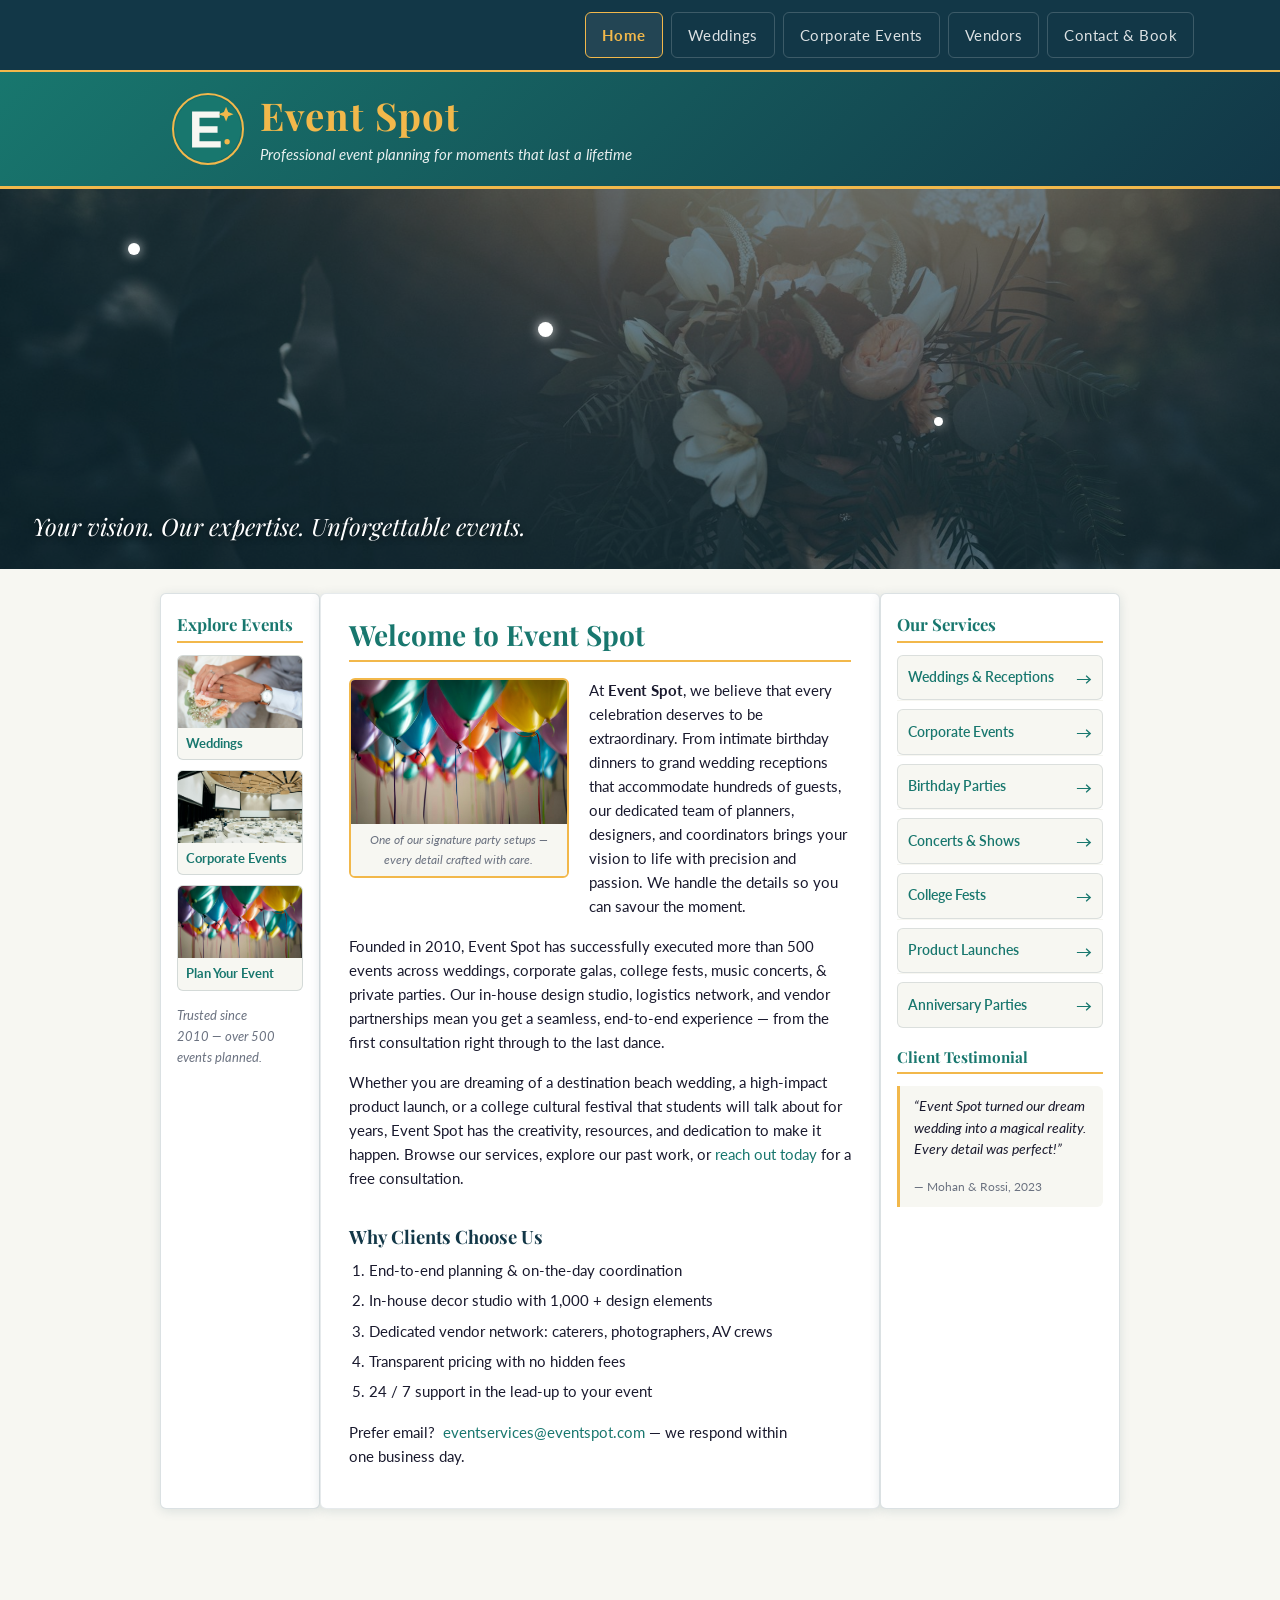
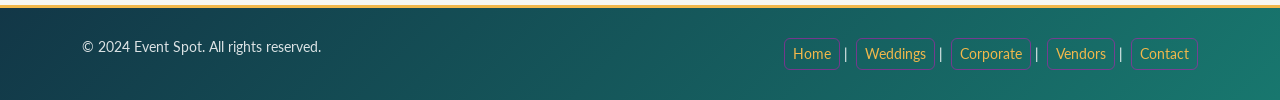
<file: index.html>
<!DOCTYPE html>
<html lang="en">

<head>
  <meta charset="UTF-8" />
  <meta name="viewport" content="width=device-width, initial-scale=1.0" />
  <meta name="description" content="Event Spot – Professional event management for weddings, corporate events, birthday parties, concerts, and college fests." />
  <link rel="icon" type="image/svg+xml" href="images/event-spot-mark.svg" />
  <title>Event Spot | Home – Planning Moments That Last a Lifetime</title>

  <link rel="preconnect" href="https://fonts.googleapis.com" />
  <link rel="preconnect" href="https://fonts.gstatic.com" crossorigin />
  <link href="https://fonts.googleapis.com/css2?family=Playfair+Display:wght@400;700&family=Lato:wght@300;400;700&display=swap" rel="stylesheet" />

  <link rel="stylesheet" href="https://cdn.jsdelivr.net/npm/bootstrap@5.3.2/dist/css/bootstrap.min.css" />
  <link rel="stylesheet" href="styles/normalize.css" />
  <link rel="stylesheet" href="styles/main.css" />
</head>

<body>

  <!-- Site header -->
  <header class="site-header">
    <div class="container site-header__inner">
      <div class="site-header__brand">
        <img src="images/event-spot-mark.svg"
             alt="Event Spot company logo"
             class="site-header__logo" />
        <div class="site-header__text">
          <h1 class="site-header__company-name">Event&nbsp;Spot</h1>
          <p class="site-header__tagline">Professional event planning for moments that last a&nbsp;lifetime</p>
        </div>
      </div>
    </div>
  </header>

  <!-- Main navigation -->
  <nav class="navbar navbar-expand-md navbar-dark site-nav" aria-label="Main navigation">
    <div class="container">
      <button class="navbar-toggler"
              type="button"
              data-bs-toggle="collapse"
              data-bs-target="#mainNavbar"
              aria-controls="mainNavbar"
              aria-expanded="false"
              aria-label="Toggle navigation">
        <span class="navbar-toggler-icon"></span>
      </button>

      <div class="collapse navbar-collapse" id="mainNavbar">
        <ul class="navbar-nav ms-auto">
          <li class="nav-item">
            <a class="nav-link active" aria-current="page" href="index.html">Home</a>
          </li>
          <li class="nav-item">
            <a class="nav-link" href="weddings.html">Weddings</a>
          </li>
          <li class="nav-item">
            <a class="nav-link" href="corporate-events.html">Corporate Events</a>
          </li>
          <li class="nav-item">
            <a class="nav-link" href="vendors.html">Vendors</a>
          </li>
          <li class="nav-item">
            <a class="nav-link" href="contact.html">Contact &amp; Book</a>
          </li>
        </ul>
      </div>
    </div>
  </nav>

  <!-- Hero banner -->
  <div class="hero-banner">
    <img src="images/home-hero.jpg"
         alt="Beautifully decorated outdoor event venue with fairy lights and floral arrangements"
         class="hero-banner__img" />
    <div class="hero-banner__overlay">
      <span class="hero-ball hero-ball--one" aria-hidden="true"></span>
      <span class="hero-ball hero-ball--two" aria-hidden="true"></span>
      <span class="hero-ball hero-ball--three" aria-hidden="true"></span>
      <p class="hero-banner__slogan">Your vision. Our expertise. Unforgettable events.</p>
    </div>
  </div>

  <!-- Main content -->
  <div class="container page-wrapper">
    <div class="row">

      <aside class="col-md-2 sidebar sidebar--left" aria-label="Explore our events">
        <h2 class="sidebar__heading">Explore Events</h2>
        <div class="sidebar__image-links">
          <a class="sidebar__image-link" href="weddings.html">
            <img src="images/carousel-1.jpg" alt="" />
            <span>Weddings</span>
          </a>
          <a class="sidebar__image-link" href="corporate-events.html">
            <img src="images/conference-hall.jpg" alt="" />
            <span>Corporate Events</span>
          </a>
          <a class="sidebar__image-link" href="contact.html#booking-enquiry">
            <img src="images/party-decor.jpg" alt="" />
            <span>Plan Your Event</span>
          </a>
        </div>

        <p class="sidebar__note">
          Trusted since 2010&nbsp;&mdash;&nbsp;over 500 events planned.
        </p>
      </aside>

      <section class="col-md-7 main-content" aria-label="Company introduction">

        <h2 class="main-content__heading">Welcome to Event&nbsp;Spot</h2>

        <div class="clearfix">
          <figure class="float-img-left">
            <img src="images/party-decor.jpg"
                 alt="Lavishly decorated party hall with balloon archway and round tables"
                 class="img-fluid float-img-left__img" />
            <figcaption class="float-img-left__caption">
              One of our signature party&nbsp;setups&nbsp;&mdash; every detail crafted with care.
            </figcaption>
          </figure>

          <p>
            At <strong>Event Spot</strong>, we believe that every celebration deserves to be extraordinary.
            From intimate birthday dinners to grand wedding receptions that accommodate hundreds of guests,
            our dedicated team of planners, designers, and coordinators brings your vision to life with
            precision and passion. We handle the details so you can savour the&nbsp;moment.
          </p>

          <p>
            Founded in 2010, Event Spot has successfully executed more than 500 events across weddings,
            corporate galas, college fests, music concerts, &amp; private parties. Our in-house design
            studio, logistics network, and vendor partnerships mean you get a seamless, end-to-end
            experience &mdash; from the first consultation right through to the last dance.
          </p>

          <p>
            Whether you are dreaming of a destination beach wedding, a high-impact product launch, or
            a college cultural festival that students will talk about for years, Event Spot has the
            creativity, resources, and dedication to make it happen. Browse our services, explore
            our past work, or <a href="contact.html">reach out today</a> for a free&nbsp;consultation.
          </p>
        </div>

        <h3 class="main-content__subheading">Why Clients Choose Us</h3>
        <ol class="main-content__list">
          <li>End-to-end planning &amp; on-the-day coordination</li>
          <li>In-house decor studio with 1,000&nbsp;+ design elements</li>
          <li>Dedicated vendor network: caterers, photographers, AV crews</li>
          <li>Transparent pricing with no hidden fees</li>
          <li>24&nbsp;/ 7 support in the lead-up to your event</li>
        </ol>

        <p>
          Prefer email?&nbsp;
          <a href="mailto:hello@eventspot.com">eventservices@eventspot.com</a>
          &mdash; we respond within one&nbsp;business&nbsp;day.
        </p>

      </section>

      <aside class="col-md-3 sidebar sidebar--right" aria-label="Our services">
        <h2 class="sidebar__heading">Our Services</h2>
        <ul class="sidebar__list sidebar__list--services">
          <li><a href="weddings.html">Weddings &amp; Receptions</a></li>
          <li><a href="corporate-events.html">Corporate Events</a></li>
          <li><a href="contact.html#booking-enquiry">Birthday Parties</a></li>
          <li><a href="contact.html#booking-enquiry">Concerts &amp; Shows</a></li>
          <li><a href="contact.html#booking-enquiry">College Fests</a></li>
          <li><a href="contact.html#booking-enquiry">Product Launches</a></li>
          <li><a href="contact.html#booking-enquiry">Anniversary Parties</a></li>
        </ul>

        <h3 class="sidebar__heading sidebar__heading--secondary">Client&nbsp;Testimonial</h3>
        <blockquote class="sidebar__testimonial">
          <p>
            &ldquo;Event Spot turned our dream wedding into a magical reality.
            Every detail was&nbsp;perfect!&rdquo;
          </p>
          <footer>&mdash; Mohan &amp;&nbsp;Rossi, 2023</footer>
        </blockquote>
      </aside>

    </div>
  </div>

  <!-- Footer -->
  <footer class="site-footer">
    <div class="container">
      <div class="row">
        <div class="col-md-6">
          <p class="site-footer__copy">
            &copy; 2024 Event&nbsp;Spot. All rights&nbsp;reserved.
          </p>
        </div>
        <div class="col-md-6 text-md-end">
          <p class="site-footer__links">
            <a href="index.html">Home</a>&nbsp;|&nbsp;
            <a href="weddings.html">Weddings</a>&nbsp;|&nbsp;
            <a href="corporate-events.html">Corporate</a>&nbsp;|&nbsp;
            <a href="vendors.html">Vendors</a>&nbsp;|&nbsp;
            <a href="contact.html">Contact</a>
          </p>
        </div>
      </div>
    </div>
  </footer>

  <script src="https://cdn.jsdelivr.net/npm/bootstrap@5.3.2/dist/js/bootstrap.bundle.min.js"></script>

</body>
</html>
</file>
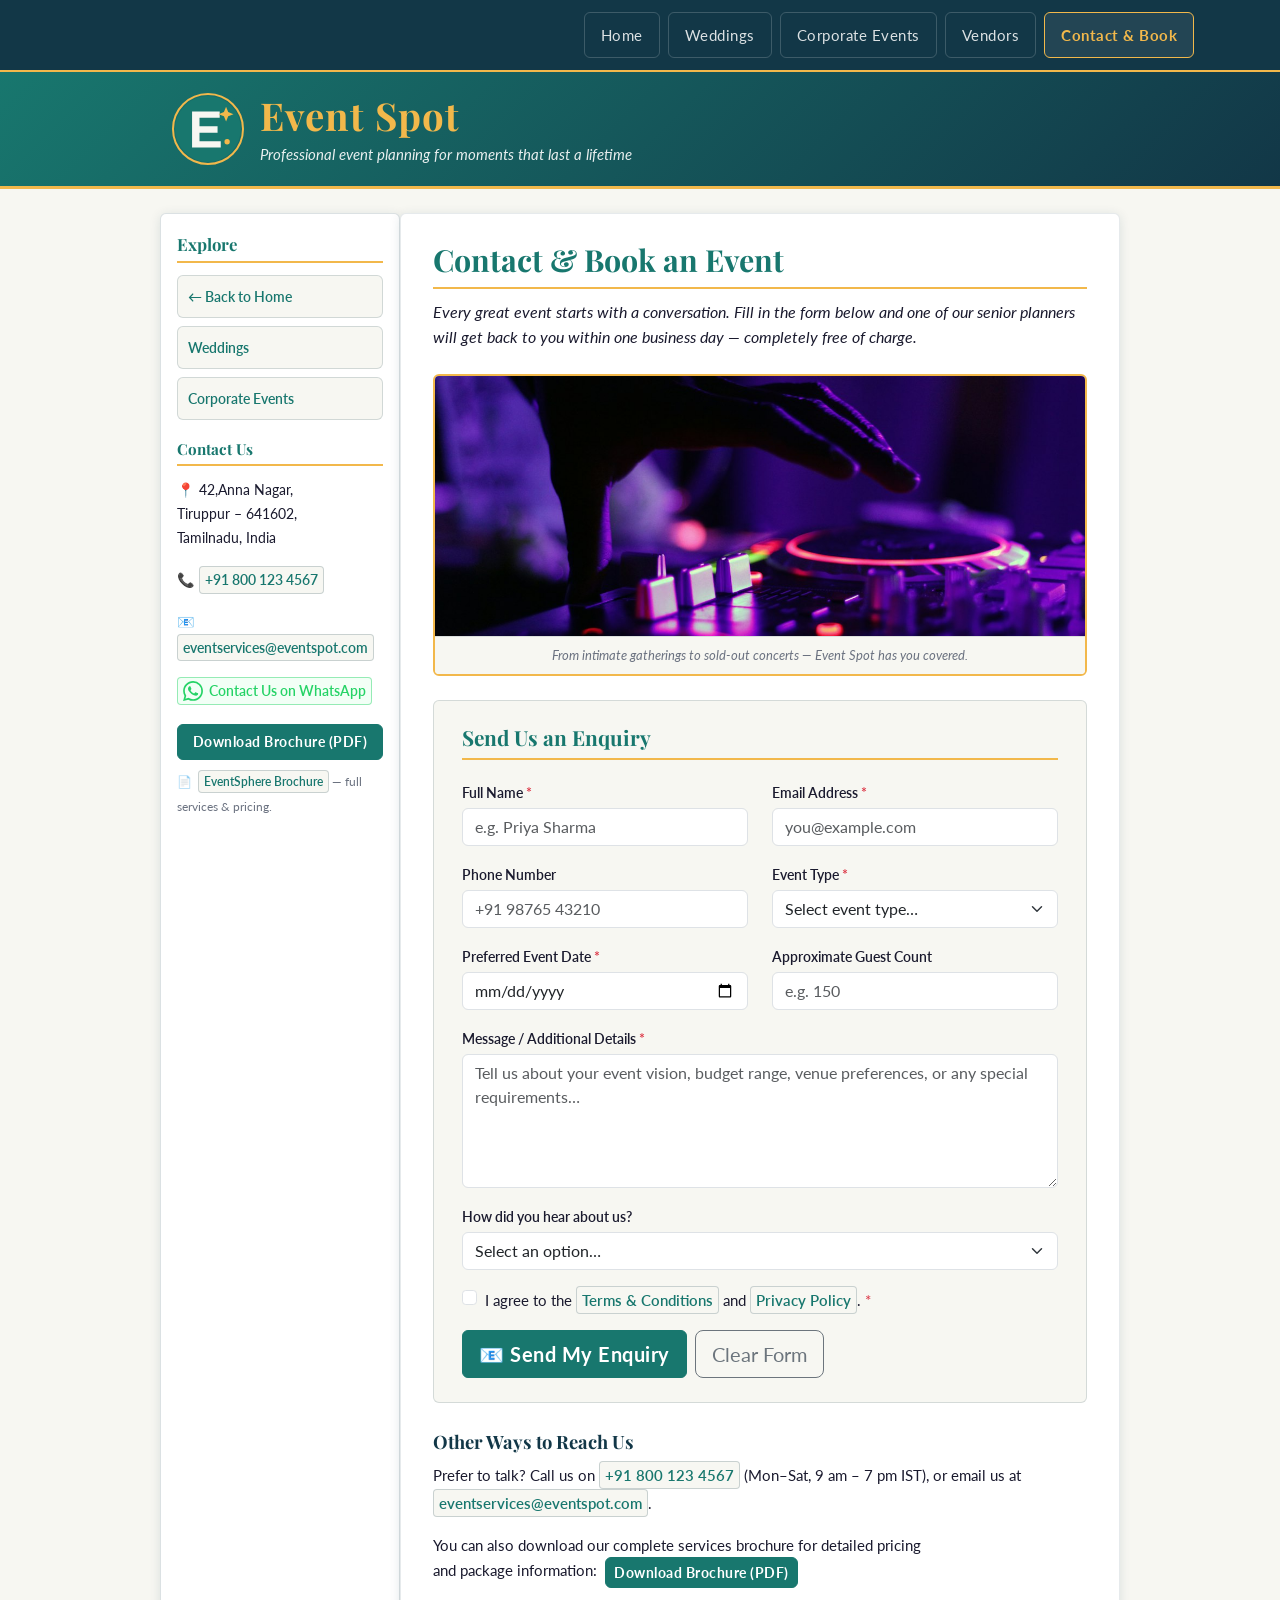
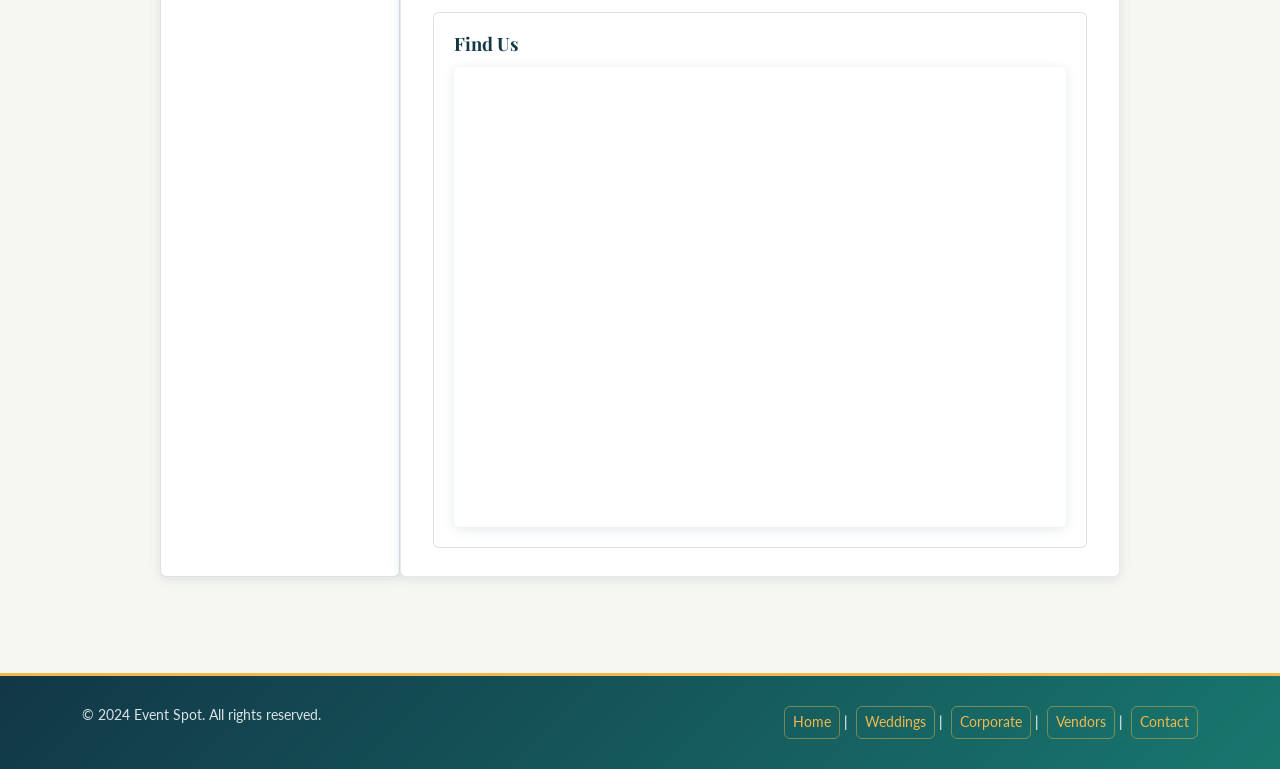
<file: contact.html>
<!DOCTYPE html>
<html lang="en">

<head>
  <meta charset="UTF-8" />
  <meta name="viewport" content="width=device-width, initial-scale=1.0" />
  <meta name="description" content="Contact Event Spot to book your wedding, corporate event, or party – get a free consultation today." />
  <link rel="icon" type="image/svg+xml" href="images/event-spot-mark.svg" />
  <title>Event Spot | Contact &amp; Book – Get in Touch</title>

  <link rel="preconnect" href="https://fonts.googleapis.com" />
  <link rel="preconnect" href="https://fonts.gstatic.com" crossorigin />
  <link href="https://fonts.googleapis.com/css2?family=Playfair+Display:wght@400;700&family=Lato:wght@300;400;700&display=swap" rel="stylesheet" />

  <link rel="stylesheet" href="https://cdn.jsdelivr.net/npm/bootstrap@5.3.2/dist/css/bootstrap.min.css" />
  <link rel="stylesheet" href="styles/normalize.css" />
  <link rel="stylesheet" href="styles/content.css" />
</head>

<body>

  <!-- Header -->
  <header class="site-header">
    <div class="container site-header__inner">
      <div class="site-header__brand">
        <img src="images/event-spot-mark.svg"
             alt="Event Spot company logo"
             class="site-header__logo" />
        <div class="site-header__text">
          <h1 class="site-header__company-name">Event&nbsp;Spot</h1>
          <p class="site-header__tagline">Professional event planning for moments that last a&nbsp;lifetime</p>
        </div>
      </div>
    </div>
  </header>

  <!-- Main navigation -->
  <nav class="navbar navbar-expand-md navbar-dark site-nav" aria-label="Main navigation">
    <div class="container">
      <button class="navbar-toggler"
              type="button"
              data-bs-toggle="collapse"
              data-bs-target="#mainNavbar"
              aria-controls="mainNavbar"
              aria-expanded="false"
              aria-label="Toggle navigation">
        <span class="navbar-toggler-icon"></span>
      </button>

      <div class="collapse navbar-collapse" id="mainNavbar">
        <ul class="navbar-nav ms-auto">
          <li class="nav-item">
            <a class="nav-link" href="index.html">Home</a>
          </li>
          <li class="nav-item">
            <a class="nav-link" href="weddings.html">Weddings</a>
          </li>
          <li class="nav-item">
            <a class="nav-link" href="corporate-events.html">Corporate Events</a>
          </li>
          <li class="nav-item">
            <a class="nav-link" href="vendors.html">Vendors</a>
          </li>
          <li class="nav-item">
            <a class="nav-link active" aria-current="page" href="contact.html">Contact &amp; Book</a>
          </li>
        </ul>
      </div>
    </div>
  </nav>

  <!-- Contact and booking -->
  <div class="container page-wrapper">
    <div class="row">

      <aside class="col-md-3 content-sidebar" aria-label="Page navigation">
        <h2 class="content-sidebar__heading">Explore</h2>
        <ul class="content-sidebar__list">
          <li><a href="index.html">&#8592; Back to Home</a></li>
          <li><a href="weddings.html">Weddings</a></li>
          <li><a href="corporate-events.html">Corporate Events</a></li>
        </ul>

        <!-- Contact details -->
        <h3 class="content-sidebar__heading content-sidebar__heading--sub">Contact&nbsp;Us</h3>
        <address class="content-sidebar__address">
          <p>
            &#128205;&nbsp;42,Anna Nagar,<br />
            Tiruppur – 641602,<br />
            Tamilnadu, India
          </p>
          <p>
            &#128222;&nbsp;<a href="tel:+918001234567">+91 800 123 4567</a>
          </p>
          <p>
            &#128231;&nbsp;
            <a href="mailto:hello@eventspot.com?subject=Event%20Enquiry">eventservices@eventspot.com</a>
          </p>
          <p>
            <a href="https://wa.me/918667552467?text=Can%20I%20get%20more%20info%3F"
               target="_blank"
               rel="noopener noreferrer"
               class="whatsapp-link"
               aria-label="Contact Us on WhatsApp (opens in a new tab)">
              <svg class="whatsapp-link__icon"
                   viewBox="0 0 24 24"
                   width="20"
                   height="20"
                   aria-hidden="true"
                   focusable="false"
                   xmlns="http://www.w3.org/2000/svg">
                <path fill="currentColor" d="M20.52 3.48A11.82 11.82 0 0 0 12.04 0C5.48 0 .15 5.33.15 11.89c0 2.1.55 4.15 1.59 5.96L.08 24l6.28-1.65a11.9 11.9 0 0 0 5.68 1.45h.01c6.56 0 11.89-5.33 11.89-11.89 0-3.18-1.24-6.16-3.42-8.43ZM12.04 21.8h-.01a9.86 9.86 0 0 1-5.03-1.38l-.36-.21-3.73.98 1-3.64-.24-.37a9.82 9.82 0 0 1-1.51-5.29c0-5.44 4.43-9.87 9.88-9.87 2.64 0 5.12 1.03 6.99 2.89a9.8 9.8 0 0 1 2.89 6.99c0 5.44-4.43 9.87-9.88 9.87Zm5.42-7.39c-.3-.15-1.76-.87-2.03-.97-.27-.1-.47-.15-.67.15-.2.3-.77.97-.94 1.17-.17.2-.35.22-.65.07-.3-.15-1.25-.46-2.38-1.47-.88-.79-1.47-1.76-1.64-2.06-.17-.3-.02-.46.13-.61.13-.13.3-.35.45-.52.15-.17.2-.3.3-.5.1-.2.05-.37-.02-.52-.07-.15-.67-1.61-.92-2.21-.24-.58-.49-.5-.67-.51h-.57c-.2 0-.52.07-.79.37-.27.3-1.04 1.02-1.04 2.48s1.07 2.88 1.22 3.08c.15.2 2.1 3.21 5.09 4.5.71.31 1.27.49 1.71.63.72.23 1.37.2 1.89.12.58-.09 1.76-.72 2.01-1.42.25-.7.25-1.29.17-1.42-.07-.12-.27-.2-.57-.35Z"/>
              </svg>
              Contact Us on WhatsApp
            </a>
          </p>
        </address>

        <!-- Download the brochure -->
        <div class="content-sidebar__cta mt-3">
          <a href="media/EventSphere-Brochure.pdf"
             target="_blank"
             download="EventSpot-Brochure.pdf"
             class="btn btn-primary w-100">
            Download Brochure (PDF)
          </a>
        </div>
        <p class="content-sidebar__pdf-note mt-2">
          <small>
            &#128196;&nbsp;
            <a href="media/EventSphere-Brochure.pdf" target="_blank" download="EventSpot-Brochure.pdf">
              EventSphere&nbsp;Brochure
            </a>
            &mdash; full services &amp; pricing.
          </small>
        </p>
      </aside>

      <main class="col-md-9 content-main" aria-label="Contact and booking form">

        <h2 class="content-main__heading">Contact &amp; Book an Event</h2>
        <p class="content-main__intro">
          Every great event starts with a conversation. Fill in the form below and one of our
          senior planners will get back to you within one&nbsp;business&nbsp;day&nbsp;&mdash;
          completely free of&nbsp;charge.
        </p>

        <!-- Event photo -->
        <figure class="content-figure">
          <img src="images/concert.jpg"
               alt="Large outdoor concert with colourful stage lighting and an enthusiastic crowd"
               class="img-fluid content-figure__img" />
          <figcaption class="content-figure__caption">
            From intimate gatherings to sold-out concerts &mdash; Event&nbsp;Spot has you&nbsp;covered.
          </figcaption>
        </figure>

        <!-- Booking form -->
        <section class="contact-form-section" id="booking-enquiry" aria-label="Booking enquiry form">
          <h3 class="contact-form-section__heading">Send Us an&nbsp;Enquiry</h3>

          <form action="#" method="post" class="contact-form" aria-label="Booking enquiry">

            <!-- Name and email -->
            <div class="row">

              <div class="col-md-6 mb-3">
                <label for="contactName" class="form-label">
                  Full Name <span class="text-danger" aria-hidden="true">*</span>
                </label>
                <input type="text"
                       class="form-control"
                       id="contactName"
                       name="full_name"
                       placeholder="e.g. Priya Sharma"
                       required
                       aria-required="true" />
                <div class="invalid-feedback">Please enter your full name.</div>
              </div>

              <div class="col-md-6 mb-3">
                <label for="contactEmail" class="form-label">
                  Email Address <span class="text-danger" aria-hidden="true">*</span>
                </label>
                <input type="email"
                       class="form-control"
                       id="contactEmail"
                       name="email"
                       placeholder="you@example.com"
                       required
                       aria-required="true" />
                <div class="invalid-feedback">Please enter a valid email address.</div>
              </div>

            </div>

            <!-- Phone and event type -->
            <div class="row">

              <div class="col-md-6 mb-3">
                <label for="contactPhone" class="form-label">Phone Number</label>
                <input type="tel"
                       class="form-control"
                       id="contactPhone"
                       name="phone"
                       placeholder="+91 98765 43210" />
              </div>

              <div class="col-md-6 mb-3">
                <label for="eventType" class="form-label">
                  Event Type <span class="text-danger" aria-hidden="true">*</span>
                </label>
                <select class="form-select"
                        id="eventType"
                        name="event_type"
                        required
                        aria-required="true">
                  <option value="" disabled selected>Select event type&hellip;</option>
                  <option value="wedding">Wedding &amp; Reception</option>
                  <option value="corporate">Corporate Event</option>
                  <option value="birthday">Birthday Party</option>
                  <option value="concert">Concert &amp; Show</option>
                  <option value="college-fest">College Fest</option>
                  <option value="product-launch">Product Launch</option>
                  <option value="other">Other</option>
                </select>
                <div class="invalid-feedback">Please select an event type.</div>
              </div>

            </div>

            <!-- Date and guest count -->
            <div class="row">

              <div class="col-md-6 mb-3">
                <label for="eventDate" class="form-label">
                  Preferred Event Date <span class="text-danger" aria-hidden="true">*</span>
                </label>
                <input type="date"
                       class="form-control"
                       id="eventDate"
                       name="event_date"
                       required
                       aria-required="true" />
                <div class="invalid-feedback">Please select a preferred date.</div>
              </div>

              <div class="col-md-6 mb-3">
                <label for="guestCount" class="form-label">Approximate Guest Count</label>
                <input type="number"
                       class="form-control"
                       id="guestCount"
                       name="guest_count"
                       min="1"
                       max="10000"
                       placeholder="e.g. 150" />
              </div>

            </div>

            <!-- Event details -->
            <div class="mb-3">
              <label for="contactMessage" class="form-label">
                Message / Additional Details <span class="text-danger" aria-hidden="true">*</span>
              </label>
              <textarea class="form-control"
                        id="contactMessage"
                        name="message"
                        rows="5"
                        placeholder="Tell us about your event vision, budget range, venue preferences, or any special requirements&hellip;"
                        required
                        aria-required="true"></textarea>
              <div class="invalid-feedback">Please provide some details about your event.</div>
            </div>

            <!-- Referral source -->
            <div class="mb-3">
              <label for="referralSource" class="form-label">How did you hear about us?</label>
              <select class="form-select" id="referralSource" name="referral_source">
                <option value="" disabled selected>Select an option&hellip;</option>
                <option value="google">Google Search</option>
                <option value="social-media">Social Media</option>
                <option value="friend">Friend / Family Referral</option>
                <option value="past-client">Past Client</option>
                <option value="brochure">Brochure / Print Ad</option>
                <option value="other">Other</option>
              </select>
            </div>

            <!-- Terms and consent -->
            <div class="mb-3 form-check">
              <input type="checkbox"
                     class="form-check-input"
                     id="termsCheck"
                     name="terms_agreed"
                     required
                     aria-required="true" />
              <label class="form-check-label" for="termsCheck">
                I agree to the
                <a href="#" aria-label="Terms and Conditions (opens in same tab)">Terms &amp; Conditions</a>
                and
                <a href="#" aria-label="Privacy Policy (opens in same tab)">Privacy&nbsp;Policy</a>.
                <span class="text-danger" aria-hidden="true">*</span>
              </label>
              <div class="invalid-feedback">You must agree before submitting.</div>
            </div>

            <!-- Form actions -->
            <div class="d-grid gap-2 d-md-flex">
              <button type="submit" class="btn btn-primary btn-lg contact-form__submit">
                &#128231;&nbsp;Send My Enquiry
              </button>
              <button type="reset" class="btn btn-outline-secondary btn-lg">
                Clear Form
              </button>
            </div>

          </form>
        </section>

        <!-- Other ways to reach us -->
        <section class="contact-info mt-4" aria-label="Additional contact information">
          <h3 class="contact-info__heading">Other Ways to Reach&nbsp;Us</h3>
          <p>
            Prefer to talk? Call us on
            <a href="tel:+918001234567">+91&nbsp;800&nbsp;123&nbsp;4567</a>
            (Mon&ndash;Sat,&nbsp;9&nbsp;am&nbsp;&ndash;&nbsp;7&nbsp;pm&nbsp;IST),
            or email us at
            <a href="mailto:hello@eventspot.com">eventservices@eventspot.com</a>.
          </p>
          <p>
            You can also download our complete services brochure for detailed pricing
            and&nbsp;package&nbsp;information:&nbsp;
            <!-- Download the brochure -->
            <a href="media/EventSphere-Brochure.pdf"
               target="_blank"
               download="EventSpot-Brochure.pdf"
               class="btn btn-primary btn-sm">
              Download Brochure (PDF)
            </a>
          </p>
        </section>

        <!-- Google Map -->
        <section class="contact-map mt-4" aria-label="Event Spot location map">
          <h3 class="contact-map__heading">Find Us</h3>
          <div class="contact-map__frame">
            <iframe src="https://www.google.com/maps/embed?pb=!1m18!1m12!1m3!1d1561925.799731204!2d76.3220238927249!3d12.148325848115656!2m3!1f0!2f0!3f0!3m2!1i1024!2i768!4f13.1!3m3!1m2!1s0x3bae15442b657a6b%3A0x616fa3efed497ff1!2sThe%20Event%20Spot!5e0!3m2!1sen!2sin!4v1795420952952!5m2!1sen!2sin"
                    width="600"
                    height="450"
                    style="border:0;"
                    allowfullscreen=""
                    loading="lazy"
                    referrerpolicy="strict-origin-when-cross-origin"
                    title="Event Spot location on Google Maps">
            </iframe>
          </div>
        </section>

      </main>

    </div>
  </div>

  <!-- Footer -->
  <footer class="site-footer">
    <div class="container">
      <div class="row">
        <div class="col-md-6">
          <p class="site-footer__copy">
            &copy; 2024 Event&nbsp;Spot. All rights&nbsp;reserved.
          </p>
        </div>
        <div class="col-md-6 text-md-end">
          <p class="site-footer__links">
            <a href="index.html">Home</a>&nbsp;|&nbsp;
            <a href="weddings.html">Weddings</a>&nbsp;|&nbsp;
            <a href="corporate-events.html">Corporate</a>&nbsp;|&nbsp;
            <a href="vendors.html">Vendors</a>&nbsp;|&nbsp;
            <a href="contact.html">Contact</a>
          </p>
        </div>
      </div>
    </div>
  </footer>

  <script src="https://cdn.jsdelivr.net/npm/bootstrap@5.3.2/dist/js/bootstrap.bundle.min.js"></script>

</body>
</html>
</file>
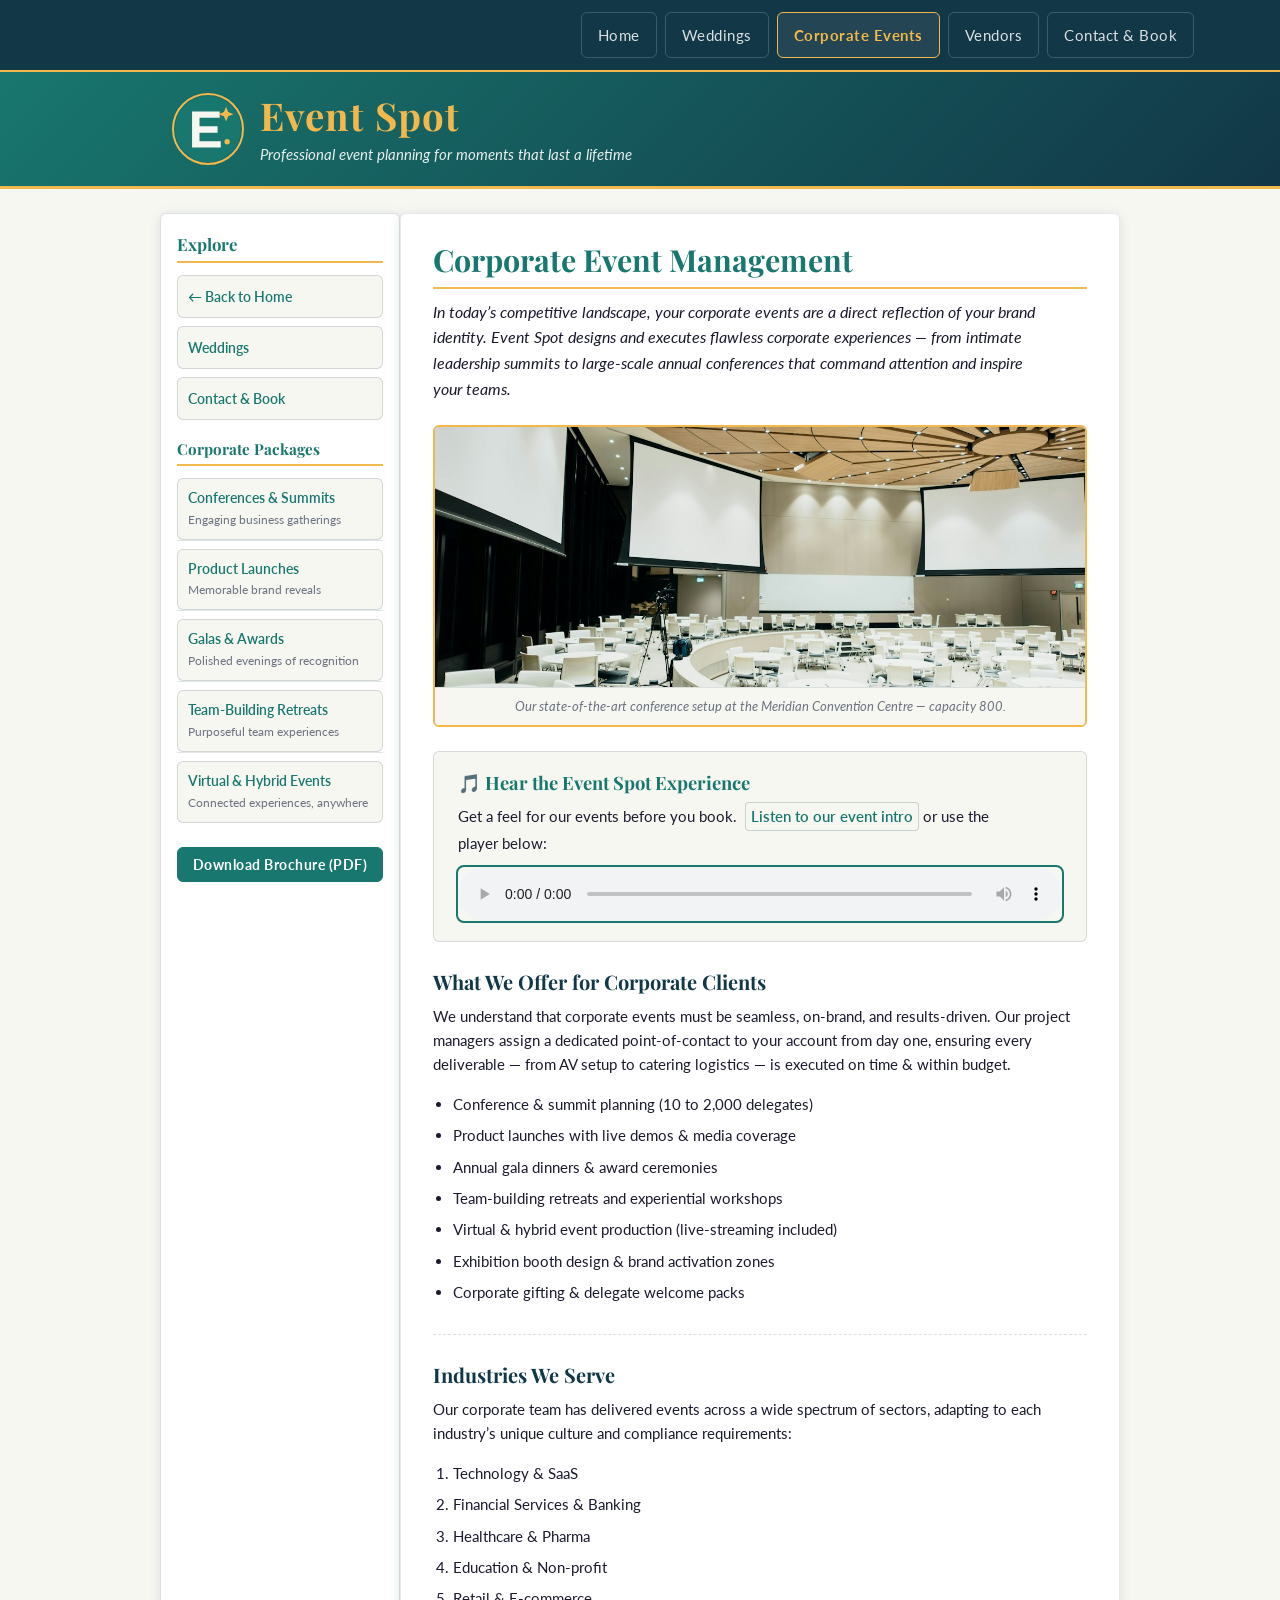
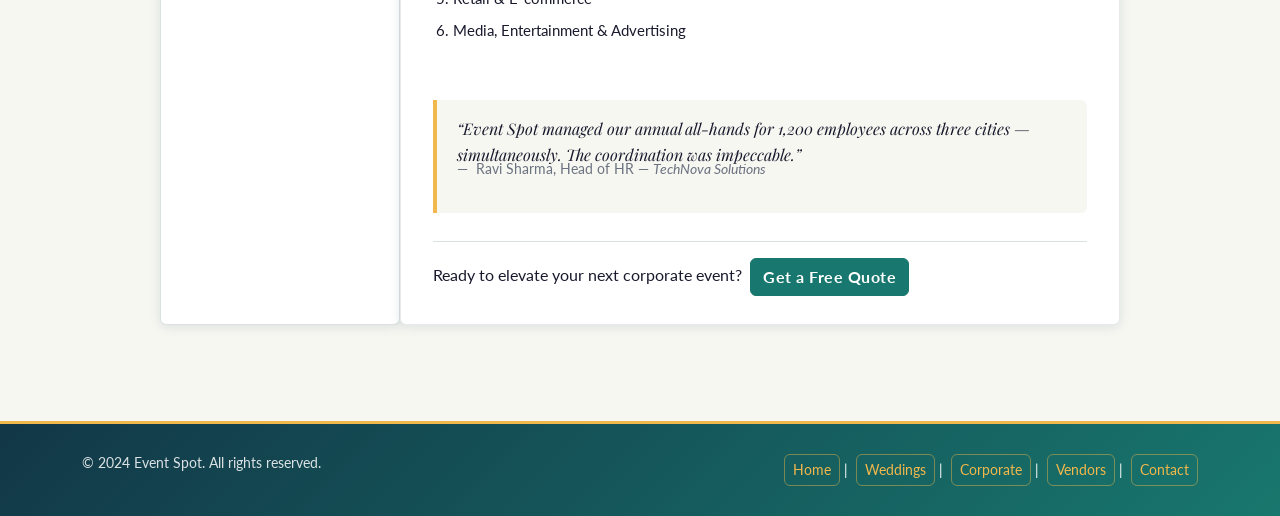
<file: corporate-events.html>
<!DOCTYPE html>
<html lang="en">

<head>
  <meta charset="UTF-8" />
  <meta name="viewport" content="width=device-width, initial-scale=1.0" />
  <meta name="description" content="Event Spot corporate event management – conferences, product launches, galas, and team-building experiences." />
  <link rel="icon" type="image/svg+xml" href="images/event-spot-mark.svg" />
  <title>Event Spot | Corporate Events – Professional Event Management</title>

  <link rel="preconnect" href="https://fonts.googleapis.com" />
  <link rel="preconnect" href="https://fonts.gstatic.com" crossorigin />
  <link href="https://fonts.googleapis.com/css2?family=Playfair+Display:wght@400;700&family=Lato:wght@300;400;700&display=swap" rel="stylesheet" />

  <link rel="stylesheet" href="https://cdn.jsdelivr.net/npm/bootstrap@5.3.2/dist/css/bootstrap.min.css" />
  <link rel="stylesheet" href="styles/normalize.css" />
  <link rel="stylesheet" href="styles/content.css" />
</head>

<body>

  <!-- Header -->
  <header class="site-header">
    <div class="container site-header__inner">
      <div class="site-header__brand">
        <img src="images/event-spot-mark.svg"
             alt="Event Spot company logo"
             class="site-header__logo" />
        <div class="site-header__text">
          <h1 class="site-header__company-name">Event&nbsp;Spot</h1>
          <p class="site-header__tagline">Professional event planning for moments that last a&nbsp;lifetime</p>
        </div>
      </div>
    </div>
  </header>

  <!-- Main navigation -->
  <nav class="navbar navbar-expand-md navbar-dark site-nav" aria-label="Main navigation">
    <div class="container">
      <button class="navbar-toggler"
              type="button"
              data-bs-toggle="collapse"
              data-bs-target="#mainNavbar"
              aria-controls="mainNavbar"
              aria-expanded="false"
              aria-label="Toggle navigation">
        <span class="navbar-toggler-icon"></span>
      </button>

      <div class="collapse navbar-collapse" id="mainNavbar">
        <ul class="navbar-nav ms-auto">
          <li class="nav-item">
            <a class="nav-link" href="index.html">Home</a>
          </li>
          <li class="nav-item">
            <a class="nav-link" href="weddings.html">Weddings</a>
          </li>
          <li class="nav-item">
            <a class="nav-link active" aria-current="page" href="corporate-events.html">Corporate Events</a>
          </li>
          <li class="nav-item">
            <a class="nav-link" href="vendors.html">Vendors</a>
          </li>
          <li class="nav-item">
            <a class="nav-link" href="contact.html">Contact &amp; Book</a>
          </li>
        </ul>
      </div>
    </div>
  </nav>

  <!-- Corporate event information -->
  <div class="container page-wrapper">
    <div class="row">

      <aside class="col-md-3 content-sidebar" aria-label="Page navigation">
        <h2 class="content-sidebar__heading">Explore</h2>
        <ul class="content-sidebar__list">
          <li><a href="index.html">&#8592; Back to Home</a></li>
          <li><a href="weddings.html">Weddings</a></li>
          <li><a href="contact.html">Contact &amp; Book</a></li>
        </ul>

        <!-- Corporate packages -->
        <h3 class="content-sidebar__heading content-sidebar__heading--sub">Corporate Packages</h3>
        <ul class="content-sidebar__list list-group list-group-flush">
          <li class="list-group-item">
            <a href="contact.html#booking-enquiry">Conferences &amp; Summits <span>Engaging business gatherings</span></a>
          </li>
          <li class="list-group-item">
            <a href="contact.html#booking-enquiry">Product Launches <span>Memorable brand reveals</span></a>
          </li>
          <li class="list-group-item">
            <a href="contact.html#booking-enquiry">Galas &amp; Awards <span>Polished evenings of recognition</span></a>
          </li>
          <li class="list-group-item">
            <a href="contact.html#booking-enquiry">Team-Building Retreats <span>Purposeful team experiences</span></a>
          </li>
          <li class="list-group-item">
            <a href="contact.html#booking-enquiry">Virtual &amp; Hybrid Events <span>Connected experiences, anywhere</span></a>
          </li>
        </ul>

        <!-- Download the corporate brochure -->
        <div class="content-sidebar__cta mt-3">
          <a href="media/EventSpot-Brochure.pdf"
             target="_blank"
             class="btn btn-primary w-100" download>
            Download Brochure (PDF)
          </a>
        </div>

        <p class="content-sidebar__pdf-note mt-2">
          <!-- <small>
            &#128196;&nbsp;
            <a href="media/EventSphere-Brochure.pdf" target="_blank">
              View EventSphere Brochure
            </a>
          </small> -->
        </p>
      </aside>

      <main class="col-md-9 content-main" aria-label="Corporate events content">

        <h2 class="content-main__heading">Corporate Event Management</h2>
        <p class="content-main__intro">
          In today&rsquo;s competitive landscape, your corporate events are a direct reflection of your
          brand identity. Event&nbsp;Spot designs and executes flawless corporate experiences &mdash;
          from intimate leadership summits to large-scale annual conferences that command attention
          and inspire your&nbsp;teams.
        </p>

        <!-- Conference setup -->
        <figure class="content-figure">
          <img src="images/conference-hall.jpg"
               alt="Modern conference hall with theatre-style seating, large LED presentation screen, and professional lighting"
               class="img-fluid content-figure__img" />
          <figcaption class="content-figure__caption">
            Our state-of-the-art conference setup at the Meridian Convention Centre &mdash; capacity 800.
          </figcaption>
        </figure>

        <!-- Event audio preview -->
        <section class="audio-section" aria-label="Event intro audio">
          <h3 class="audio-section__heading">&#127925; Hear the Event&nbsp;Spot Experience</h3>
          <p class="audio-section__text">
            Get a feel for our events before you book.&nbsp;
            <a href="media/dj.mp3">Listen to our event&nbsp;intro</a>
            or use the player&nbsp;below:
          </p>

          <audio controls class="audio-section__player">
            <source src="media/dj.mp3" type="audio/mpeg" />
            Your browser does not support HTML5 audio. Please
            <a href="media/dj.mp3">download the audio file</a>
            to listen.
          </audio>
        </section>

        <!-- Services -->
        <article class="content-article">
          <h3 class="content-article__heading">What We Offer for Corporate Clients</h3>
          <p>
            We understand that corporate events must be seamless, on-brand, and results-driven.
            Our project managers assign a dedicated point-of-contact to your account from day one,
            ensuring every deliverable &mdash; from AV setup to catering logistics &mdash; is
            executed on time&nbsp;&amp;&nbsp;within&nbsp;budget.
          </p>
          <ul class="content-article__list">
            <li>Conference &amp; summit planning (10 to 2,000&nbsp;delegates)</li>
            <li>Product launches with live demos &amp; media coverage</li>
            <li>Annual gala dinners &amp; award ceremonies</li>
            <li>Team-building retreats and experiential workshops</li>
            <li>Virtual &amp; hybrid event production (live-streaming included)</li>
            <li>Exhibition booth design &amp; brand activation zones</li>
            <li>Corporate gifting &amp; delegate welcome packs</li>
          </ul>
        </article>

        <!-- Industries we serve -->
        <article class="content-article">
          <h3 class="content-article__heading">Industries We Serve</h3>
          <p>
            Our corporate team has delivered events across a wide spectrum of sectors, adapting
            to each industry&rsquo;s unique culture and compliance&nbsp;requirements:
          </p>
          <ol class="content-article__list">
            <li>Technology &amp; SaaS</li>
            <li>Financial Services &amp; Banking</li>
            <li>Healthcare &amp; Pharma</li>
            <li>Education &amp; Non-profit</li>
            <li>Retail &amp; E-commerce</li>
            <li>Media, Entertainment &amp; Advertising</li>
          </ol>
        </article>

        <!-- Client testimonial -->
        <blockquote class="content-quote">
          <p>
            &ldquo;Event Spot managed our annual all-hands for 1,200 employees across three cities
            &mdash; simultaneously. The coordination was&nbsp;impeccable.&rdquo;
          </p>
          <footer class="blockquote-footer">
            Ravi Sharma, Head of HR &mdash; <cite>TechNova Solutions</cite>
          </footer>
        </blockquote>

        <!-- Request a quote -->
        <div class="content-cta">
          <p>
            Ready to elevate your next corporate event?&nbsp;
            <a href="contact.html" class="btn btn-primary">Get a Free Quote</a>
          </p>
        </div>

      </main>

    </div>
  </div>

  <!-- Footer -->
  <footer class="site-footer">
    <div class="container">
      <div class="row">
        <div class="col-md-6">
          <p class="site-footer__copy">
            &copy; 2024 Event&nbsp;Spot. All rights&nbsp;reserved.
          </p>
        </div>
        <div class="col-md-6 text-md-end">
          <p class="site-footer__links">
            <a href="index.html">Home</a>&nbsp;|&nbsp;
            <a href="weddings.html">Weddings</a>&nbsp;|&nbsp;
            <a href="corporate-events.html">Corporate</a>&nbsp;|&nbsp;
            <a href="vendors.html">Vendors</a>&nbsp;|&nbsp;
            <a href="contact.html">Contact</a>
          </p>
        </div>
      </div>
    </div>
  </footer>

  <script src="https://cdn.jsdelivr.net/npm/bootstrap@5.3.2/dist/js/bootstrap.bundle.min.js"></script>

</body>
</html>
</file>
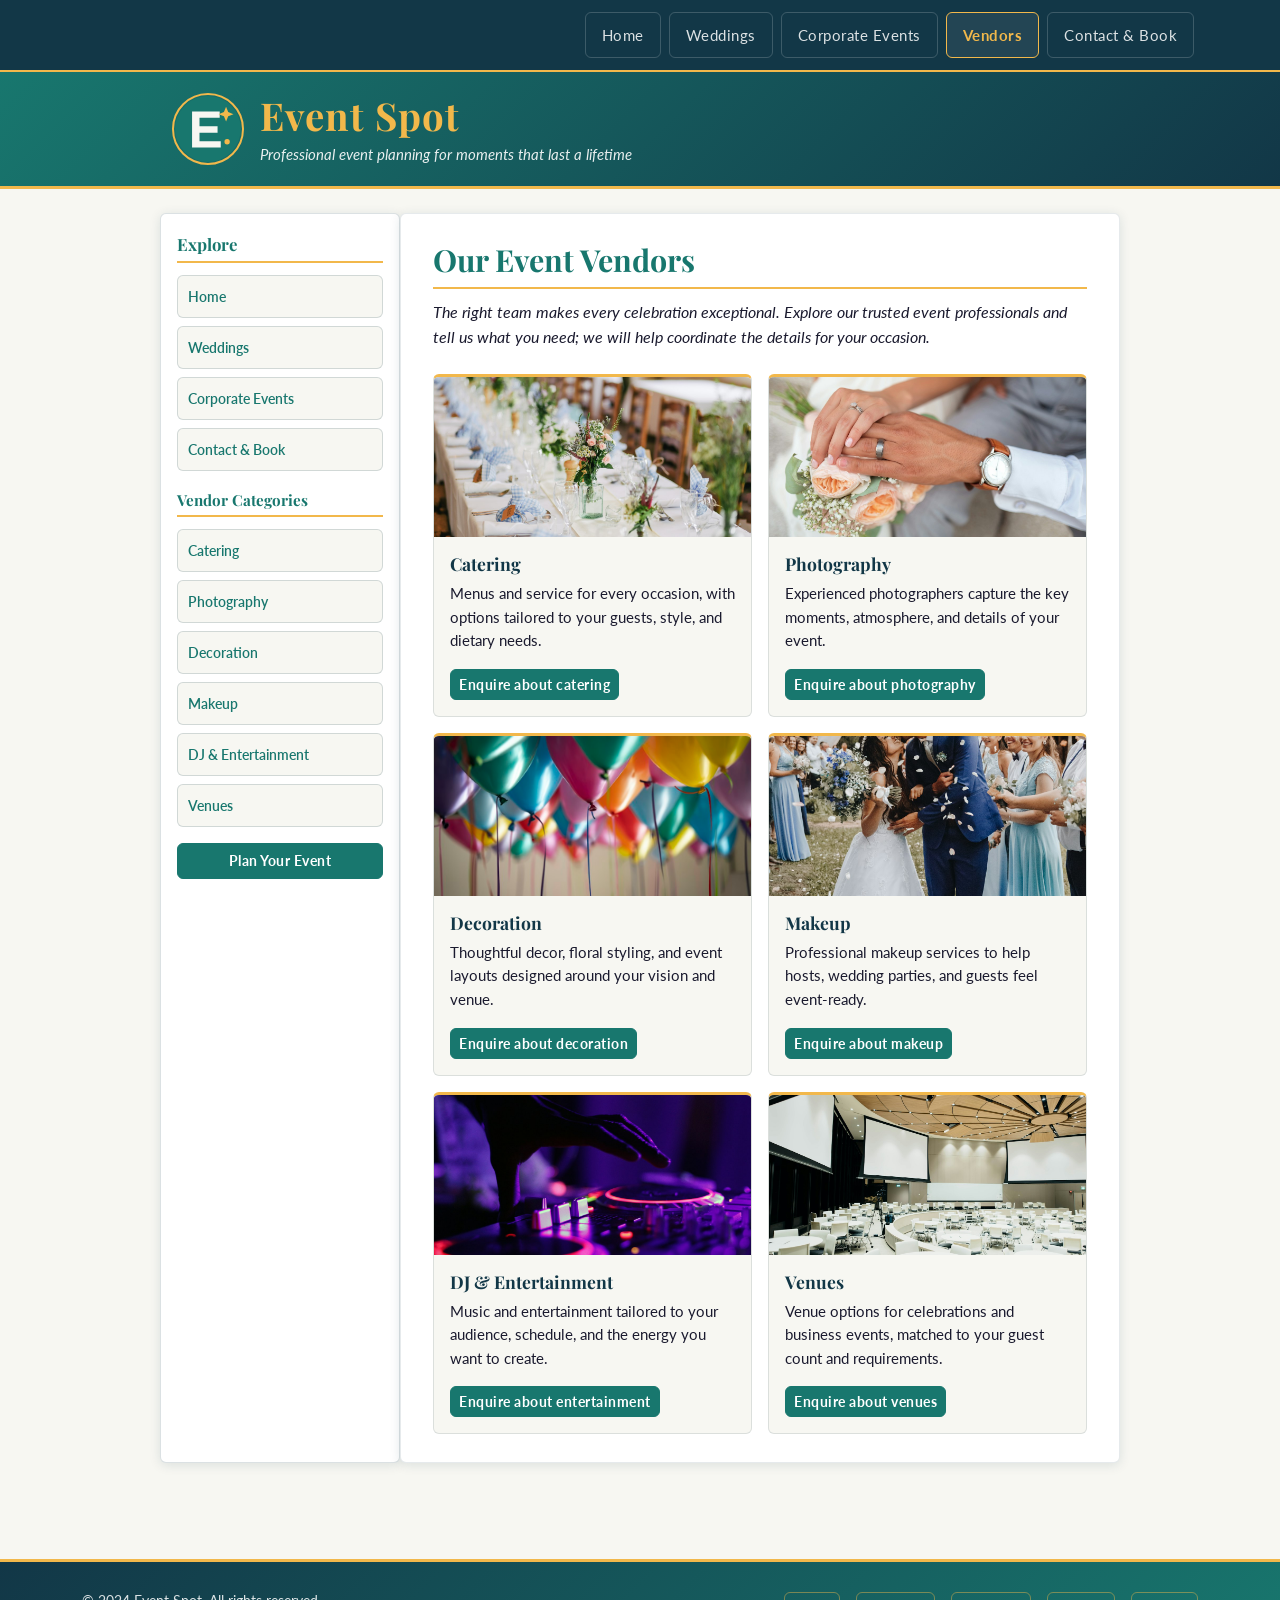
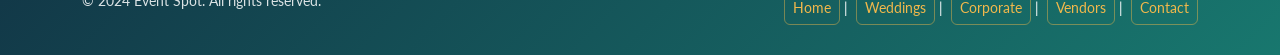
<file: vendors.html>
<!DOCTYPE html>
<html lang="en">

<head>
  <meta charset="UTF-8" />
  <meta name="viewport" content="width=device-width, initial-scale=1.0" />
  <meta name="description" content="Explore Event Spot's trusted event vendors for catering, photography, decor, makeup, DJ entertainment, and venues." />
  <link rel="icon" type="image/svg+xml" href="images/event-spot-mark.svg" />
  <title>Event Spot | Vendors – Trusted Event Specialists</title>

  <link rel="preconnect" href="https://fonts.googleapis.com" />
  <link rel="preconnect" href="https://fonts.gstatic.com" crossorigin />
  <link href="https://fonts.googleapis.com/css2?family=Playfair+Display:wght@400;700&family=Lato:wght@300;400;700&display=swap" rel="stylesheet" />

  <link rel="stylesheet" href="https://cdn.jsdelivr.net/npm/bootstrap@5.3.2/dist/css/bootstrap.min.css" />
  <link rel="stylesheet" href="styles/normalize.css" />
  <link rel="stylesheet" href="styles/content.css" />
</head>

<body>

  <header class="site-header">
    <div class="container site-header__inner">
      <div class="site-header__brand">
        <img src="images/event-spot-mark.svg"
             alt="Event Spot company logo"
             class="site-header__logo" />
        <div class="site-header__text">
          <h1 class="site-header__company-name">Event&nbsp;Spot</h1>
          <p class="site-header__tagline">Professional event planning for moments that last a&nbsp;lifetime</p>
        </div>
      </div>
    </div>
  </header>

  <nav class="navbar navbar-expand-md navbar-dark site-nav" aria-label="Main navigation">
    <div class="container">
      <button class="navbar-toggler"
              type="button"
              data-bs-toggle="collapse"
              data-bs-target="#mainNavbar"
              aria-controls="mainNavbar"
              aria-expanded="false"
              aria-label="Toggle navigation">
        <span class="navbar-toggler-icon"></span>
      </button>

      <div class="collapse navbar-collapse" id="mainNavbar">
        <ul class="navbar-nav ms-auto">
          <li class="nav-item">
            <a class="nav-link" href="index.html">Home</a>
          </li>
          <li class="nav-item">
            <a class="nav-link" href="weddings.html">Weddings</a>
          </li>
          <li class="nav-item">
            <a class="nav-link" href="corporate-events.html">Corporate Events</a>
          </li>
          <li class="nav-item">
            <a class="nav-link active" aria-current="page" href="vendors.html">Vendors</a>
          </li>
          <li class="nav-item">
            <a class="nav-link" href="contact.html">Contact &amp; Book</a>
          </li>
        </ul>
      </div>
    </div>
  </nav>

  <div class="container page-wrapper">
    <div class="row">

      <aside class="col-md-3 content-sidebar" aria-label="Page navigation and vendor categories">
        <h2 class="content-sidebar__heading">Explore</h2>
        <ul class="content-sidebar__list">
          <li><a href="index.html">Home</a></li>
          <li><a href="weddings.html">Weddings</a></li>
          <li><a href="corporate-events.html">Corporate Events</a></li>
          <li><a href="contact.html">Contact &amp; Book</a></li>
        </ul>

        <h3 class="content-sidebar__heading content-sidebar__heading--sub">Vendor Categories</h3>
        <ul class="content-sidebar__list">
          <li><a href="#catering">Catering</a></li>
          <li><a href="#photography">Photography</a></li>
          <li><a href="#decoration">Decoration</a></li>
          <li><a href="#makeup">Makeup</a></li>
          <li><a href="#dj">DJ &amp; Entertainment</a></li>
          <li><a href="#venue">Venues</a></li>
        </ul>
        <div class="content-sidebar__cta mt-3">
          <a href="contact.html#booking-enquiry" class="btn btn-primary w-100">Plan Your Event</a>
        </div>
      </aside>

      <main class="col-md-9 content-main" aria-label="Event vendor directory">
        <h2 class="content-main__heading">Our Event Vendors</h2>
        <p class="content-main__intro">
          The right team makes every celebration exceptional. Explore our trusted event professionals
          and tell us what you need; we will help coordinate the details for your occasion.
        </p>

        <section class="vendor-grid" aria-label="Available event vendor services">
          <article class="vendor-card" id="catering">
            <img class="vendor-card__image"
                 src="images/wedding-stage.jpg"
                 alt="A professionally arranged event dining table with floral centerpieces" />
            <div class="vendor-card__body">
              <h3 class="vendor-card__heading">Catering</h3>
              <p>Menus and service for every occasion, with options tailored to your guests, style, and dietary needs.</p>
              <a href="contact.html#booking-enquiry" class="btn btn-primary btn-sm">Enquire about catering</a>
            </div>
          </article>

          <article class="vendor-card" id="photography">
            <img class="vendor-card__image"
                 src="images/carousel-1.jpg"
                 alt="Close-up wedding photograph of a couple's hands and rings with a bouquet" />
            <div class="vendor-card__body">
              <h3 class="vendor-card__heading">Photography</h3>
              <p>Experienced photographers capture the key moments, atmosphere, and details of your event.</p>
              <a href="contact.html#booking-enquiry" class="btn btn-primary btn-sm">Enquire about photography</a>
            </div>
          </article>

          <article class="vendor-card" id="decoration">
            <img class="vendor-card__image"
                 src="images/party-decor.jpg"
                 alt="Colorful balloons arranged as festive event decoration" />
            <div class="vendor-card__body">
              <h3 class="vendor-card__heading">Decoration</h3>
              <p>Thoughtful decor, floral styling, and event layouts designed around your vision and venue.</p>
              <a href="contact.html#booking-enquiry" class="btn btn-primary btn-sm">Enquire about decoration</a>
            </div>
          </article>

          <article class="vendor-card" id="makeup">
            <img class="vendor-card__image"
                 src="images/carousel-4.jpg"
                 alt="Bride and groom at an outdoor wedding celebration" />
            <div class="vendor-card__body">
              <h3 class="vendor-card__heading">Makeup</h3>
              <p>Professional makeup services to help hosts, wedding parties, and guests feel event-ready.</p>
              <a href="contact.html#booking-enquiry" class="btn btn-primary btn-sm">Enquire about makeup</a>
            </div>
          </article>

          <article class="vendor-card" id="dj">
            <img class="vendor-card__image"
                 src="images/concert.jpg"
                 alt="DJ performing with illuminated turntables at an event" />
            <div class="vendor-card__body">
              <h3 class="vendor-card__heading">DJ &amp; Entertainment</h3>
              <p>Music and entertainment tailored to your audience, schedule, and the energy you want to create.</p>
              <a href="contact.html#booking-enquiry" class="btn btn-primary btn-sm">Enquire about entertainment</a>
            </div>
          </article>

          <article class="vendor-card" id="venue">
            <img class="vendor-card__image"
                 src="images/conference-hall.jpg"
                 alt="Spacious event venue set up for a professional gathering" />
            <div class="vendor-card__body">
              <h3 class="vendor-card__heading">Venues</h3>
              <p>Venue options for celebrations and business events, matched to your guest count and requirements.</p>
              <a href="contact.html#booking-enquiry" class="btn btn-primary btn-sm">Enquire about venues</a>
            </div>
          </article>
        </section>
      </main>

    </div>
  </div>

  <footer class="site-footer">
    <div class="container">
      <div class="row">
        <div class="col-md-6">
          <p class="site-footer__copy">&copy; 2024 Event&nbsp;Spot. All rights&nbsp;reserved.</p>
        </div>
        <div class="col-md-6 text-md-end">
          <p class="site-footer__links">
            <a href="index.html">Home</a>&nbsp;|&nbsp;
            <a href="weddings.html">Weddings</a>&nbsp;|&nbsp;
            <a href="corporate-events.html">Corporate</a>&nbsp;|&nbsp;
            <a href="vendors.html" aria-current="page">Vendors</a>&nbsp;|&nbsp;
            <a href="contact.html">Contact</a>
          </p>
        </div>
      </div>
    </div>
  </footer>

  <script src="https://cdn.jsdelivr.net/npm/bootstrap@5.3.2/dist/js/bootstrap.bundle.min.js"></script>

</body>
</html>
</file>
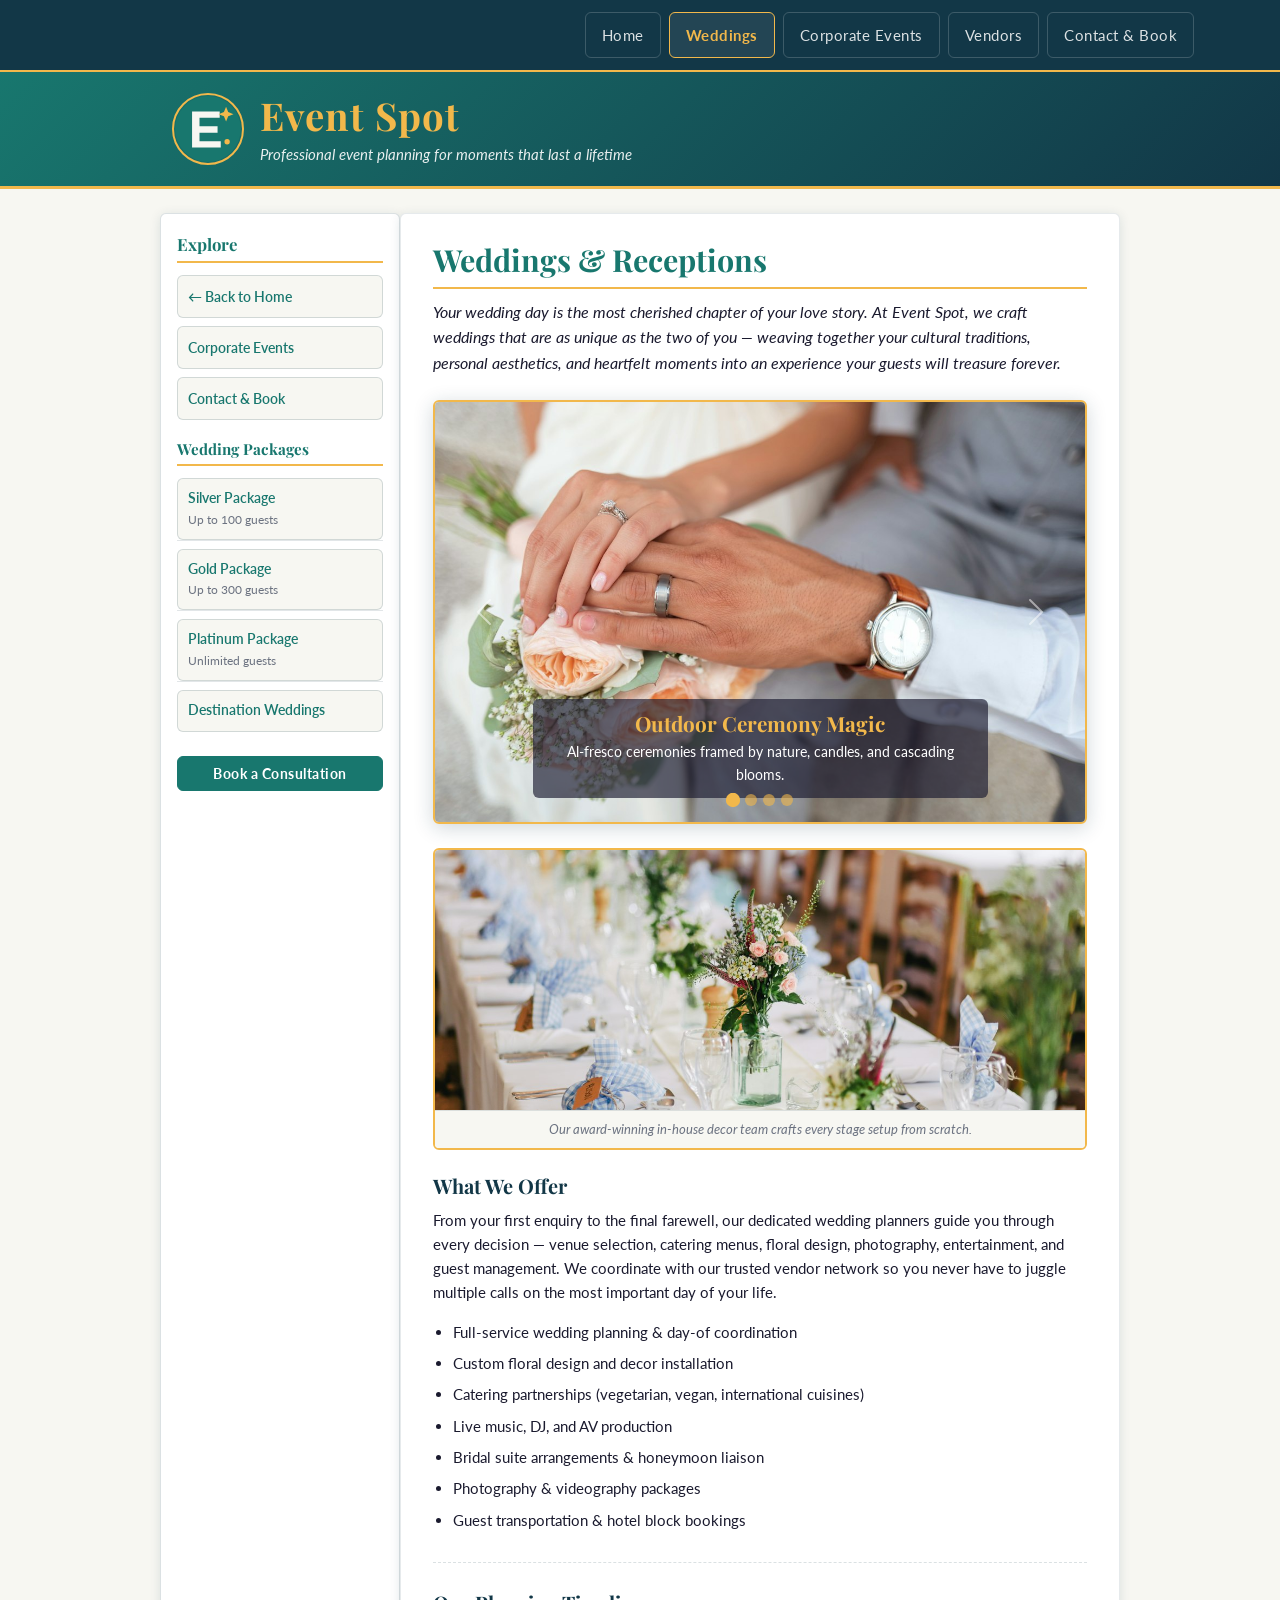
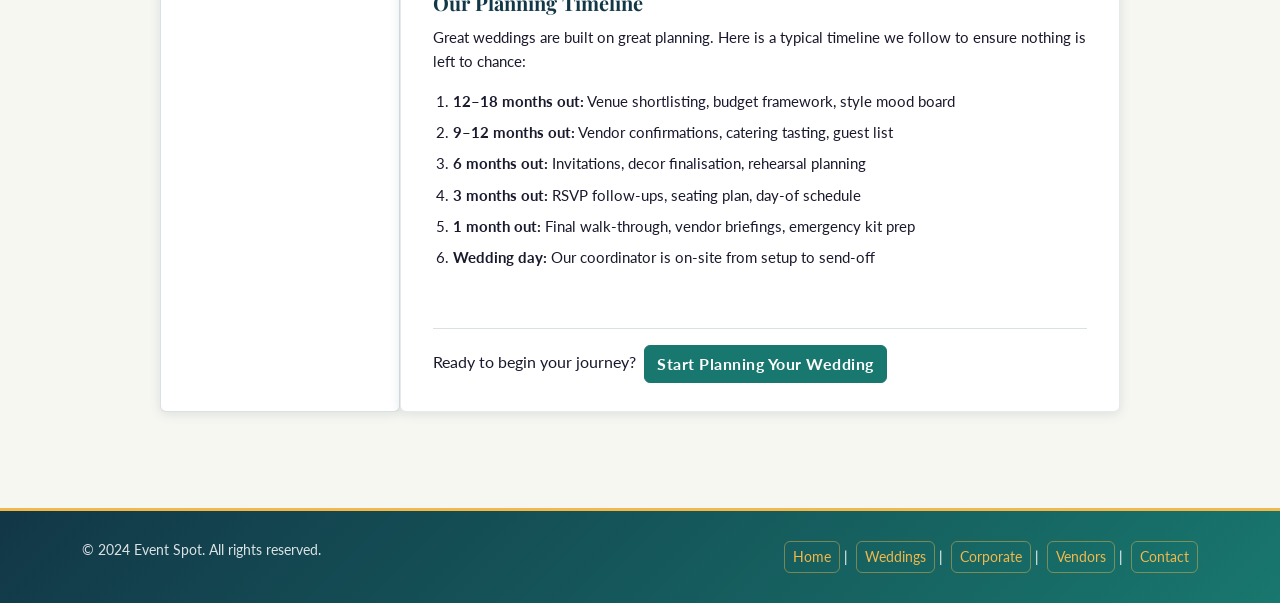
<file: weddings.html>
<!DOCTYPE html>
<html lang="en">

<head>
  <meta charset="UTF-8" />
  <meta name="viewport" content="width=device-width, initial-scale=1.0" />
  <meta name="description" content="Discover Event Spot's bespoke wedding planning services – from intimate ceremonies to grand receptions." />
  <link rel="icon" type="image/svg+xml" href="images/event-spot-mark.svg" />
  <title>Event Spot | Weddings – Bespoke Wedding Planning</title>

  <link rel="preconnect" href="https://fonts.googleapis.com" />
  <link rel="preconnect" href="https://fonts.gstatic.com" crossorigin />
  <link href="https://fonts.googleapis.com/css2?family=Playfair+Display:wght@400;700&family=Lato:wght@300;400;700&display=swap" rel="stylesheet" />

  <link rel="stylesheet" href="https://cdn.jsdelivr.net/npm/bootstrap@5.3.2/dist/css/bootstrap.min.css" />
  <link rel="stylesheet" href="styles/normalize.css" />
  <link rel="stylesheet" href="styles/content.css" />
</head>

<body>

  <!-- Header -->
  <header class="site-header">
    <div class="container site-header__inner">
      <div class="site-header__brand">
        <img src="images/event-spot-mark.svg"
             alt="Event Spot company logo"
             class="site-header__logo" />
        <div class="site-header__text">
          <h1 class="site-header__company-name">Event&nbsp;Spot</h1>
          <p class="site-header__tagline">Professional event planning for moments that last a&nbsp;lifetime</p>
        </div>
      </div>
    </div>
  </header>

  <!-- Main navigation -->
  <nav class="navbar navbar-expand-md navbar-dark site-nav" aria-label="Main navigation">
    <div class="container">
      <button class="navbar-toggler"
              type="button"
              data-bs-toggle="collapse"
              data-bs-target="#mainNavbar"
              aria-controls="mainNavbar"
              aria-expanded="false"
              aria-label="Toggle navigation">
        <span class="navbar-toggler-icon"></span>
      </button>

      <div class="collapse navbar-collapse" id="mainNavbar">
        <ul class="navbar-nav ms-auto">
          <li class="nav-item">
            <a class="nav-link" href="index.html">Home</a>
          </li>
          <li class="nav-item">
            <a class="nav-link active" aria-current="page" href="weddings.html">Weddings</a>
          </li>
          <li class="nav-item">
            <a class="nav-link" href="corporate-events.html">Corporate Events</a>
          </li>
          <li class="nav-item">
            <a class="nav-link" href="vendors.html">Vendors</a>
          </li>
          <li class="nav-item">
            <a class="nav-link" href="contact.html">Contact &amp; Book</a>
          </li>
        </ul>
      </div>
    </div>
  </nav>

  <!-- Wedding content -->
  <div class="container page-wrapper">
    <div class="row">

      <aside class="col-md-3 content-sidebar" aria-label="Page navigation">
        <h2 class="content-sidebar__heading">Explore</h2>
        <ul class="content-sidebar__list">
          <li><a href="index.html">&#8592; Back to Home</a></li>
          <li><a href="corporate-events.html">Corporate Events</a></li>
          <li><a href="contact.html">Contact &amp; Book</a></li>
        </ul>

        <!-- Wedding packages -->
        <h3 class="content-sidebar__heading content-sidebar__heading--sub">Wedding Packages</h3>
        <ul class="content-sidebar__list list-group list-group-flush">
          <li class="list-group-item"><a href="contact.html#booking-enquiry">Silver Package <span>Up to 100 guests</span></a></li>
          <li class="list-group-item"><a href="contact.html#booking-enquiry">Gold Package <span>Up to 300 guests</span></a></li>
          <li class="list-group-item"><a href="contact.html#booking-enquiry">Platinum Package <span>Unlimited guests</span></a></li>
          <li class="list-group-item"><a href="contact.html#booking-enquiry">Destination Weddings</a></li>
        </ul>

        <div class="content-sidebar__cta mt-3">
          <a href="contact.html" class="btn btn-primary w-100">Book a Consultation</a>
        </div>
      </aside>

      <main class="col-md-9 content-main" aria-label="Wedding services content">

        <h2 class="content-main__heading">Weddings &amp; Receptions</h2>
        <p class="content-main__intro">
          Your wedding day is the most cherished chapter of your love story. At Event&nbsp;Spot,
          we craft weddings that are as unique as the two of you &mdash; weaving together your
          cultural traditions, personal aesthetics, and heartfelt moments into an experience
          your guests will treasure forever.
        </p>

        <!-- Wedding slideshow -->
        <div id="weddingCarousel"
             class="carousel slide carousel-wrapper mb-4"
             data-bs-ride="carousel">

          <!-- Choose a slide -->
          <div class="carousel-indicators">
            <button type="button"
                    data-bs-target="#weddingCarousel"
                    data-bs-slide-to="0"
                    class="active"
                    aria-current="true"
                    aria-label="Slide 1"></button>
            <button type="button"
                    data-bs-target="#weddingCarousel"
                    data-bs-slide-to="1"
                    aria-label="Slide 2"></button>
            <button type="button"
                    data-bs-target="#weddingCarousel"
                    data-bs-slide-to="2"
                    aria-label="Slide 3"></button>
            <button type="button"
                    data-bs-target="#weddingCarousel"
                    data-bs-slide-to="3"
                    aria-label="Slide 4"></button>
          </div>

          <div class="carousel-inner">

            <!-- Garden ceremony -->
            <div class="carousel-item active">
              <img src="images/carousel-1.jpg"
                   class="d-block w-100 carousel-img"
                   alt="Elegant outdoor wedding ceremony with white floral arch and fairy lights" />
              <div class="carousel-caption d-none d-md-block">
                <h3>Outdoor Ceremony Magic</h3>
                <p>Al-fresco ceremonies framed by nature, candles, and cascading blooms.</p>
              </div>
            </div>

            <!-- Ballroom reception -->
            <div class="carousel-item">
              <img src="images/carousel-2.jpg"
                   class="d-block w-100 carousel-img"
                   alt="Grand indoor wedding reception hall with crystal chandeliers and draped ceilings" />
              <div class="carousel-caption d-none d-md-block">
                <h3>Ballroom Grandeur</h3>
                <p>Opulent indoor receptions with crystal chandeliers and bespoke table scapes.</p>
              </div>
            </div>

            <!-- Beach wedding -->
            <div class="carousel-item">
              <img src="images/carousel-3.jpg"
                   class="d-block w-100 carousel-img"
                   alt="Bride and groom exchanging vows on a beachside wedding stage at sunset" />
              <div class="carousel-caption d-none d-md-block">
                <h3>Destination Beach Weddings</h3>
                <p>Seaside ceremonies where the ocean sets the perfect backdrop for your vows.</p>
              </div>
            </div>

            <!-- Traditional celebration -->
            <div class="carousel-item">
              <img src="images/carousel-4.jpg"
                   class="d-block w-100 carousel-img"
                   alt="Traditional Indian wedding stage decorated with marigolds, diyas, and silk drapes" />
              <div class="carousel-caption d-none d-md-block">
                <h3>Traditional &amp; Cultural Celebrations</h3>
                <p>Honouring rituals and heritage with vibrant, authentic decor and arrangements.</p>
              </div>
            </div>

          </div>

          <button class="carousel-control-prev"
                  type="button"
                  data-bs-target="#weddingCarousel"
                  data-bs-slide="prev">
            <span class="carousel-control-prev-icon" aria-hidden="true"></span>
            <span class="visually-hidden">Previous</span>
          </button>

          <button class="carousel-control-next"
                  type="button"
                  data-bs-target="#weddingCarousel"
                  data-bs-slide="next">
            <span class="carousel-control-next-icon" aria-hidden="true"></span>
            <span class="visually-hidden">Next</span>
          </button>

        </div>

        <!-- Wedding decor -->
        <figure class="content-figure">
          <img src="images/wedding-stage.jpg"
               alt="Lavishly decorated wedding stage with floral backdrop, golden thrones and ambient lighting"
               class="img-fluid content-figure__img" />
          <figcaption class="content-figure__caption">
            Our award-winning in-house decor team crafts every stage setup from scratch.
          </figcaption>
        </figure>

        <!-- Planning services -->
        <article class="content-article">
          <h3 class="content-article__heading">What We Offer</h3>
          <p>
            From your first enquiry to the final farewell, our dedicated wedding planners guide
            you through every decision &mdash; venue selection, catering menus, floral design,
            photography, entertainment, and guest management. We coordinate with our trusted vendor
            network so you never have to juggle multiple calls on the most important day of your&nbsp;life.
          </p>
          <ul class="content-article__list">
            <li>Full-service wedding planning &amp; day-of coordination</li>
            <li>Custom floral design and decor installation</li>
            <li>Catering partnerships (vegetarian, vegan, international cuisines)</li>
            <li>Live music, DJ, and AV production</li>
            <li>Bridal suite arrangements &amp; honeymoon liaison</li>
            <li>Photography &amp; videography packages</li>
            <li>Guest transportation &amp; hotel block bookings</li>
          </ul>
        </article>

        <!-- Planning timeline -->
        <article class="content-article">
          <h3 class="content-article__heading">Our Planning Timeline</h3>
          <p>
            Great weddings are built on great planning. Here is a typical timeline we follow
            to ensure nothing is left to&nbsp;chance:
          </p>
          <ol class="content-article__list">
            <li><strong>12&ndash;18 months out:</strong> Venue shortlisting, budget framework, style mood board</li>
            <li><strong>9&ndash;12 months out:</strong> Vendor confirmations, catering tasting, guest list</li>
            <li><strong>6 months out:</strong> Invitations, decor finalisation, rehearsal planning</li>
            <li><strong>3 months out:</strong> RSVP follow-ups, seating plan, day-of schedule</li>
            <li><strong>1 month out:</strong> Final walk-through, vendor briefings, emergency kit prep</li>
            <li><strong>Wedding day:</strong> Our coordinator is on-site from setup to send-off</li>
          </ol>
        </article>

        <div class="content-cta">
          <p>
            Ready to begin your journey?&nbsp;
            <a href="contact.html" class="btn btn-primary">Start Planning Your Wedding</a>
          </p>
        </div>

      </main>

    </div>
  </div>

  <!-- Footer -->
  <footer class="site-footer">
    <div class="container">
      <div class="row">
        <div class="col-md-6">
          <p class="site-footer__copy">
            &copy; 2024 Event&nbsp;Spot. All rights&nbsp;reserved.
          </p>
        </div>
        <div class="col-md-6 text-md-end">
          <p class="site-footer__links">
            <a href="index.html">Home</a>&nbsp;|&nbsp;
            <a href="weddings.html">Weddings</a>&nbsp;|&nbsp;
            <a href="corporate-events.html">Corporate</a>&nbsp;|&nbsp;
            <a href="vendors.html">Vendors</a>&nbsp;|&nbsp;
            <a href="contact.html">Contact</a>
          </p>
        </div>
      </div>
    </div>
  </footer>

  <script src="https://cdn.jsdelivr.net/npm/bootstrap@5.3.2/dist/js/bootstrap.bundle.min.js"></script>

</body>
</html>
</file>
<file: styles/main.css>
/* 1. CSS CUSTOM PROPERTIES (variables) */
  

:root {
  --color-purple:      #18776E;  /* Primary brand colour                */
  --color-purple-dark: #123747;  /* Darker shade for gradients/hover    */
  --color-gold:        #F2B84B;  /* Accent colour – highlights, borders  */
  --color-gold-dark:   #B87921;  /* Darker amber for hover states        */
  --color-white:       #FFFFFF;
  --color-light-gray:  #F7F7F2;  /* Page/sidebar background             */
  --color-dark-text:   #1A1A2E;  /* Body text colour                    */
  --color-muted:       #6B7280;  /* Secondary / caption text            */

  --font-heading:  'Playfair Display', Georgia, serif;
  --font-body:     'Lato', 'Segoe UI', Arial, sans-serif;

  --border-radius: 6px;
  --box-shadow:    0 2px 12px rgba(18, 55, 71, 0.12);
}

/* ==========================================================================
   2. GLOBAL RESET & BASE STYLES
   ========================================================================== */

/* Base body typography and colour */
body {
  font-family: var(--font-body);
  font-size: 15px;              /* Required: 15 px body font            */
  line-height: 1.6;             /* Required: comfortable reading        */
  color: var(--color-dark-text);
  background-color: var(--color-light-gray);
  margin: 0;
  padding: 68px 0 0;
}

html {
  scroll-padding-top: 68px;
}

@media (max-width: 767.98px) {
  body {
    padding-top: 60px;
  }

  html {
    scroll-padding-top: 60px;
  }
}

/* Headings – Playfair Display for the distinctive serif look */
h1, h2, h3, h4, h5, h6 {
  font-family: var(--font-heading);
  font-weight: 700;
  color: var(--color-purple);
  margin-top: 0;
}

/* Links – gold accent, no underline until hover */
a {
  color: var(--color-purple);
  text-decoration: none;
  transition: color 0.2s ease;
}

a:hover,
a:focus {
  color: var(--color-gold-dark);
  text-decoration: underline;
}

/* Images – always scale down to fit their container */
img {
  max-width: 100%;
  height: auto;
}

/* ==========================================================================
   3. PAGE-WIDTH CONSTRAINT
   Keeps all content at a max of ~960 px and centres it.
   Bootstrap's .container handles most of this; we refine here.
   ========================================================================== */

.page-wrapper {
  max-width: 960px;
  margin: 0 auto;             /* Centre horizontally                  */
  padding-top: 24px;
  padding-bottom: 40px;
}

/* ==========================================================================
   4. SITE HEADER
   Gradient background from teal to navy, with amber text for the company name.
   ========================================================================== */

.site-header {
  background: linear-gradient(135deg, var(--color-purple) 0%, var(--color-purple-dark) 100%);
  padding: 24px 0 20px;
  border-bottom: 3px solid var(--color-gold);
}

/* Inner flex container: logo + text side by side */
.site-header__inner {
  max-width: 960px;
  margin: 0 auto;
}

.site-header__brand {
  display: flex;
  align-items: center;
  gap: 16px;
}

/* Logo image – fixed height so it doesn't overwhelm the header */
.site-header__logo {
  width: auto;
  height: 72px;
  border-radius: 50%;           /* Circular crop for logo               */
  border: 2px solid var(--color-gold);
}

/* Company name – gold, large, Playfair Display */
.site-header__company-name {
  font-family: var(--font-heading);
  font-size: 2.4rem;
  font-weight: 700;
  color: var(--color-gold);
  margin: 0;
  letter-spacing: 1px;
}

/* Tagline – white, italic, smaller */
.site-header__tagline {
  font-family: var(--font-body);
  font-size: 0.95rem;
  font-style: italic;
  color: var(--color-white);
  margin: 4px 0 0;
  opacity: 0.9;
}

/* ==========================================================================
   5. BOOTSTRAP NAVBAR OVERRIDES
   The site-nav class layers on top of Bootstrap's navbar styles.
   ========================================================================== */

.site-nav {
  position: fixed;
  top: 0;
  left: 0;
  z-index: 1030;
  width: 100%;
  background-color: var(--color-purple-dark);
  border-bottom: 2px solid var(--color-gold);
  max-width: 100%;
}

/* Nav links – white text */
.site-nav .nav-link {
  display: inline-block;
  color: rgba(255, 255, 255, 0.85) !important;
  font-family: var(--font-body);
  font-weight: 400;
  font-size: 0.95rem;
  letter-spacing: 0.5px;
  padding: 10px 16px !important;
  margin: 4px;
  border: 1px solid rgba(255, 255, 255, 0.18);
  border-radius: var(--border-radius);
  transition: color 0.2s ease, background-color 0.2s ease, border-color 0.2s ease;
}

/* Hover & focus state */
.site-nav .nav-link:hover,
.site-nav .nav-link:focus {
  color: var(--color-gold) !important;
  background-color: rgba(255, 255, 255, 0.07);
  border-color: var(--color-gold);
}

/* Active page indicator – gold text + bottom border highlight */
.site-nav .nav-link.active {
  color: var(--color-gold) !important;
  font-weight: 700;
  border-color: var(--color-gold);
  background-color: rgba(255, 255, 255, 0.07);
}

/* Hamburger toggler icon colour */
.site-nav .navbar-toggler {
  width: 48px;
  height: 44px;
  align-items: center;
  justify-content: center;
  border-color: var(--color-gold);
  border-width: 2px;
  background-color: rgba(255, 255, 255, 0.08);
}
.site-nav .navbar-toggler-icon {
  display: block;
  width: 24px;
  height: 20px;
  background-image: linear-gradient(
    to bottom,
    var(--color-gold) 0 2px,
    transparent 2px 9px,
    var(--color-gold) 9px 11px,
    transparent 11px 18px,
    var(--color-gold) 18px 20px
  );
  background-size: 24px 20px;
  filter: none;
}

/* ==========================================================================
   6. HERO BANNER (home page only)
   Full-width image with a semi-transparent overlay and a tagline.
   ========================================================================== */

.hero-banner {
  position: relative;
  width: 100%;
  overflow: hidden;
  max-height: 380px;             /* Limit the banner height               */
}

.hero-banner__img {
  width: 100%;
  height: 380px;
  object-fit: cover;             /* Crop to fill without distortion        */
  object-position: center;
  display: block;
}

.hero-ball {
  position: absolute;
  z-index: 1;
  width: 12px;
  height: 12px;
  border-radius: 50%;
  background-color: var(--color-white);
  box-shadow: 0 0 12px rgba(255, 255, 255, 0.8);
}

.hero-ball--one {
  top: 14%;
  left: 10%;
  animation: hero-ball-drift-one 24s ease-in-out infinite;
}

.hero-ball--two {
  top: 60%;
  left: 73%;
  width: 9px;
  height: 9px;
  animation: hero-ball-drift-two 29s ease-in-out -8s infinite;
}

.hero-ball--three {
  top: 35%;
  left: 42%;
  width: 15px;
  height: 15px;
  animation: hero-ball-drift-three 32s ease-in-out -17s infinite;
}

@keyframes hero-ball-drift-one {
  0%, 100% { top: 14%; left: 10%; }
  25% { top: 57%; left: 37%; }
  50% { top: 26%; left: 78%; }
  75% { top: 72%; left: 54%; }
}

@keyframes hero-ball-drift-two {
  0%, 100% { top: 60%; left: 73%; }
  25% { top: 22%; left: 48%; }
  50% { top: 68%; left: 19%; }
  75% { top: 12%; left: 66%; }
}

@keyframes hero-ball-drift-three {
  0%, 100% { top: 35%; left: 42%; }
  25% { top: 73%; left: 80%; }
  50% { top: 18%; left: 58%; }
  75% { top: 49%; left: 14%; }
}

/* Dark overlay so text is readable over the image */
.hero-banner__overlay {
  position: absolute;
  inset: 0;                      /* Shorthand for top/right/bottom/left: 0 */
  background: rgba(18, 55, 71, 0.52);
  display: flex;
  align-items: flex-end;
  padding: 24px 32px;
}

.hero-banner__slogan {
  font-family: var(--font-heading);
  font-size: 1.5rem;
  font-style: italic;
  color: var(--color-white);
  margin: 0;
  text-shadow: 0 2px 6px rgba(0, 0, 0, 0.5);
}

/* ==========================================================================
   7. SIDEBAR STYLES (HOME PAGE – left & right sidebars)
   ========================================================================== */

/* Common sidebar styles */
.sidebar {
  background-color: var(--color-white);
  border: 1px solid rgba(18, 55, 71, 0.15);
  border-radius: var(--border-radius);
  padding: 20px 16px;
  margin-bottom: 24px;
  box-shadow: var(--box-shadow);
}

/* Sidebar headings */
.sidebar__heading {
  font-family: var(--font-heading);
  font-size: 1.05rem;
  font-weight: 700;
  color: var(--color-purple);
  border-bottom: 2px solid var(--color-gold);
  padding-bottom: 6px;
  margin-bottom: 12px;
}

.sidebar__heading--secondary {
  font-size: 0.95rem;
  margin-top: 20px;
}

/* Sidebar link lists – no bullets, spaced out */
.sidebar__list {
  list-style: none;
  padding: 0;
  margin: 0 0 12px;
}

.sidebar__list li {
  padding: 5px 0;
  border-bottom: 1px solid var(--color-light-gray);
  font-size: 0.9rem;
}

.sidebar__list li:last-child {
  border-bottom: none;
}

.sidebar__list a {
  color: var(--color-purple);
  font-weight: 400;
}

.sidebar__list a:hover {
  color: var(--color-gold-dark);
}

/* Image-based navigation cards in the home sidebar */
.sidebar__image-links {
  display: grid;
  gap: 10px;
  margin-bottom: 14px;
}

.sidebar__image-link {
  display: block;
  overflow: hidden;
  border: 1px solid rgba(18, 55, 71, 0.15);
  border-radius: var(--border-radius);
  background-color: var(--color-light-gray);
  color: var(--color-purple);
  font-size: 0.84rem;
  font-weight: 700;
  line-height: 1.3;
  transition: border-color 0.2s ease, box-shadow 0.2s ease, transform 0.2s ease;
}

.sidebar__image-link img {
  display: block;
  width: 100%;
  height: 72px;
  object-fit: cover;
}

.sidebar__image-link span {
  display: block;
  padding: 7px 8px;
}

.sidebar__image-link:hover,
.sidebar__image-link:focus-visible {
  color: var(--color-purple-dark);
  border-color: var(--color-gold);
  box-shadow: var(--box-shadow);
  text-decoration: none;
  transform: translateY(-2px);
}

.sidebar__image-link:focus-visible,
.sidebar__list a:focus-visible {
  outline: 2px solid var(--color-gold-dark);
  outline-offset: 2px;
}

/* Services list – clean, spacious text links */
.sidebar__list--services li {
  padding: 0;
  margin-bottom: 8px;
  font-size: 0.88rem;
  color: var(--color-dark-text);
}

.sidebar__list--services a {
  display: flex;
  align-items: center;
  justify-content: space-between;
  gap: 8px;
  padding: 9px 10px;
  border: 1px solid rgba(18, 55, 71, 0.12);
  border-radius: var(--border-radius);
  background-color: var(--color-light-gray);
  font-weight: 600;
  transition: color 0.2s ease, border-color 0.2s ease, background-color 0.2s ease, transform 0.2s ease;
}

.sidebar__list--services a::after {
  content: "\2192";
  color: var(--color-purple);
  font-size: 1rem;
  transition: transform 0.2s ease;
}

.sidebar__list--services a:hover,
.sidebar__list--services a:focus-visible {
  color: var(--color-gold-dark);
  border-color: var(--color-gold);
  background-color: var(--color-white);
  text-decoration: none;
  transform: translateX(2px);
}

.sidebar__list--services a:hover::after,
.sidebar__list--services a:focus-visible::after {
  transform: translateX(2px);
}

/* Small note text in sidebar */
.sidebar__note {
  font-size: 0.82rem;
  color: var(--color-muted);
  font-style: italic;
  margin-top: 8px;
}

/* Testimonial blockquote in sidebar */
.sidebar__testimonial {
  font-size: 0.85rem;
  font-style: italic;
  color: var(--color-dark-text);
  border-left: 3px solid var(--color-gold);
  padding-left: 10px;
  margin: 0;
  background-color: var(--color-light-gray);
  border-radius: 0 var(--border-radius) var(--border-radius) 0;
  padding: 10px 10px 10px 14px;
}

.sidebar__testimonial footer {
  font-style: normal;
  font-size: 0.78rem;
  color: var(--color-muted);
  margin-top: 6px;
}

/* ==========================================================================
   8. MAIN CONTENT SECTION (home page – centre column)
   ========================================================================== */

.main-content {
  background-color: var(--color-white);
  border: 1px solid rgba(18, 55, 71, 0.1);
  border-radius: var(--border-radius);
  padding: 24px 28px;
  margin-bottom: 24px;
  box-shadow: var(--box-shadow);
}

/* Section h2 heading */
.main-content__heading {
  font-family: var(--font-heading);
  font-size: 1.75rem;
  color: var(--color-purple);
  margin-bottom: 16px;
  border-bottom: 2px solid var(--color-gold);
  padding-bottom: 8px;
}

/* Sub-heading (h3) */
.main-content__subheading {
  font-family: var(--font-heading);
  font-size: 1.15rem;
  color: var(--color-purple-dark);
  margin-top: 20px;
  margin-bottom: 10px;
}

/* Ordered list styling */
.main-content__list {
  padding-left: 20px;
  margin-bottom: 16px;
}

.main-content__list li {
  margin-bottom: 6px;
  font-size: 0.95rem;
}

/* ==========================================================================
   9. FLOAT IMAGE (CSS float – not Bootstrap)
   The image floats LEFT inside the main content, with text wrapping around it.
   The .clearfix wrapper prevents the section from collapsing below the float.
   ========================================================================== */

/* Container that wraps the floated image + text paragraphs */
.clearfix::after {
  content: "";
  display: table;
  clear: both;
}

/* Floated figure */
.float-img-left {
  float: left;                     /* Core CSS float                        */
  margin: 0 20px 16px 0;          /* Right + bottom margin so text breathes */
  max-width: 220px;                /* Restrict width so text has room        */
  border: 2px solid var(--color-gold);
  border-radius: var(--border-radius);
  overflow: hidden;
}

/* The image inside the floated figure */
.float-img-left__img {
  width: 100%;
  height: auto;
  display: block;
}

/* Caption under the floated image */
.float-img-left__caption {
  font-size: 0.78rem;
  color: var(--color-muted);
  font-style: italic;
  text-align: center;
  padding: 6px 8px;
  background-color: var(--color-light-gray);
}

/* ==========================================================================
   10. FOOTER
   Gradient background (navy → teal) mirroring the header.
   ========================================================================== */

.site-footer {
  background: linear-gradient(135deg, var(--color-purple-dark) 0%, var(--color-purple) 100%);
  color: var(--color-white);
  padding: 24px 0;
  margin-top: 32px;
  border-top: 3px solid var(--color-gold);
}

.site-footer__copy {
  font-size: 0.88rem;
  color: rgba(255, 255, 255, 0.85);
  margin: 0;
  padding: 4px 0;
}

.site-footer__links {
  font-size: 0.88rem;
  margin: 0;
  padding: 4px 0;
}

.site-footer__links a {
  display: inline-block;
  padding: 4px 8px;
  margin: 2px 0;
  border: 1px solid rgba(232, 7, 198, 0.45);
  border-radius: var(--border-radius);
  color: var(--color-gold);
  text-decoration: none;
  transition: color 0.2s ease, background-color 0.2s ease, border-color 0.2s ease;
}

.site-footer__links a:hover {
  color: var(--color-white);
  background-color: rgba(255, 255, 255, 0.08);
  border-color: var(--color-gold);
  text-decoration: underline;
}

/* ==========================================================================
   11. BOOTSTRAP BUTTON OVERRIDES
   Override btn-primary to use the brand teal + amber accent.
   ========================================================================== */

.btn-primary {
  background-color: var(--color-purple) !important;
  border-color: var(--color-purple) !important;
  color: var(--color-white) !important;
  font-family: var(--font-body);
  font-weight: 700;
  letter-spacing: 0.5px;
  border-radius: var(--border-radius);
  transition: background-color 0.2s ease, border-color 0.2s ease;
}

.btn-primary:hover,
.btn-primary:focus {
  background-color: var(--color-purple-dark) !important;
  border-color: var(--color-gold) !important;
  outline: 2px solid var(--color-gold);
}

/* ==========================================================================
   12. RESPONSIVE / MEDIA QUERIES
   ========================================================================== */

/* --- Tablet breakpoint (~768 px) --- */
@media (max-width: 768px) {

  /* Hero banner shorter on tablet */
  .hero-banner {
    max-height: 240px;
  }

  .hero-banner__img {
    height: 240px;
  }

  .hero-banner__slogan {
    font-size: 1.1rem;
    padding: 16px;
  }

  /* Company name slightly smaller */
  .site-header__company-name {
    font-size: 1.8rem;
  }

  /* Float image becomes full-width block on tablet — stop float */
  .float-img-left {
    float: none;
    max-width: 100%;
    margin: 0 0 16px 0;
  }

  /* Sidebars & main get full-width on small screens
     (Bootstrap col-md-* already handles stacking, but we add padding tweaks) */
  .sidebar,
  .main-content {
    padding: 16px;
  }

  .sidebar__image-links {
    grid-template-columns: repeat(auto-fit, minmax(110px, 1fr));
  }

  .site-nav .navbar-toggler {
    margin: 6px 0;
  }

  .site-nav .navbar-collapse {
    padding: 4px 0 10px;
  }

  .site-nav .navbar-nav {
    align-items: stretch;
  }

  .site-nav .nav-link {
    display: block;
    margin: 4px 0;
  }
}

@media (max-width: 767.98px) {
  .site-nav .navbar-toggler {
    display: flex;
  }
}

/* --- Mobile breakpoint (~480 px) --- */
@media (max-width: 480px) {

  /* Minimal hero on very small screens */
  .hero-banner {
    max-height: 160px;
  }

  .hero-banner__img {
    height: 160px;
  }

  .hero-banner__slogan {
    font-size: 0.9rem;
  }

  /* Company name stacks well */
  .site-header__company-name {
    font-size: 1.5rem;
  }

  /* Logo slightly smaller */
  .site-header__logo {
    height: 52px;
  }

  /* Page wrapper – remove extra padding on tiny screens */
  .page-wrapper {
    padding-top: 12px;
    padding-bottom: 24px;
  }

  /* Footer links wrap gracefully */
  .site-footer__links {
    text-align: center !important;
  }

  .site-footer__copy {
    text-align: center !important;
  }
}

@media (prefers-reduced-motion: reduce) {
  .hero-ball {
    animation: none;
  }
}
</file>
<file: styles/content.css>
/*
 * content.css — Shared Styles for All Content Pages
 * ===================================================
 * Load order: Bootstrap 5 → normalize.css → THIS FILE
 *
 * Used by: weddings.html, corporate-events.html, contact.html
 *
 * This stylesheet shares the colour palette and typography
 * from main.css and adds styles specific to the two-column
 * content page layout, carousel, audio player, figures,
 * articles, blockquotes, and the contact form.
 *
 * COLOUR PALETTE (same as main.css)
 * ──────────────
 *   Teal        : #18776E
 *   Amber       : #F2B84B
 *   White       : #FFFFFF
 *   Light Gray  : #F7F7F2
 *   Dark Text   : #1A1A2E
 */

/* ==========================================================================
   1. CSS CUSTOM PROPERTIES (variables – same palette as main.css)
   ========================================================================== */

:root {
  --color-purple:      #18776E;
  --color-purple-dark: #123747;
  --color-gold:        #F2B84B;
  --color-gold-dark:   #B87921;
  --color-white:       #FFFFFF;
  --color-light-gray:  #F7F7F2;
  --color-dark-text:   #1A1A2E;
  --color-muted:       #6B7280;

  --font-heading:  'Playfair Display', Georgia, serif;
  --font-body:     'Lato', 'Segoe UI', Arial, sans-serif;

  --border-radius: 6px;
  --box-shadow:    0 2px 12px rgba(18, 55, 71, 0.12);
}

/* ==========================================================================
   2. GLOBAL BASE STYLES
   ========================================================================== */

*,
*::before,
*::after {
  box-sizing: border-box;
}

body {
  font-family: var(--font-body);
  font-size: 15px;              /* Required: 15 px body font            */
  line-height: 1.6;             /* Required: comfortable reading        */
  color: var(--color-dark-text);
  background-color: var(--color-light-gray);
  margin: 0;
  padding: 68px 0 0;
}

html {
  scroll-padding-top: 68px;
}

@media (max-width: 767.98px) {
  body {
    padding-top: 60px;
  }

  html {
    scroll-padding-top: 60px;
  }
}

/* Headings – Playfair Display */
h1, h2, h3, h4, h5, h6 {
  font-family: var(--font-heading);
  font-weight: 700;
  color: var(--color-purple);
  margin-top: 0;
}

/* Links */
a {
  color: var(--color-purple);
  text-decoration: none;
  transition: color 0.2s ease;
}

a:hover,
a:focus {
  color: var(--color-gold-dark);
  text-decoration: underline;
}

/* Responsive images */
img {
  max-width: 100%;
  height: auto;
}

/* ==========================================================================
   3. PAGE-WIDTH CONSTRAINT
   ========================================================================== */

.page-wrapper {
  max-width: 960px;
  margin: 0 auto;
  padding-top: 24px;
  padding-bottom: 40px;
}

/* ==========================================================================
   4. SITE HEADER (identical to main.css)
   ========================================================================== */

.site-header {
  background: linear-gradient(135deg, var(--color-purple) 0%, var(--color-purple-dark) 100%);
  padding: 24px 0 20px;
  border-bottom: 3px solid var(--color-gold);
}

.site-header__inner {
  max-width: 960px;
  margin: 0 auto;
}

.site-header__brand {
  display: flex;
  align-items: center;
  gap: 16px;
}

.site-header__logo {
  width: auto;
  height: 72px;
  border-radius: 50%;
  border: 2px solid var(--color-gold);
}

.site-header__company-name {
  font-family: var(--font-heading);
  font-size: 2.4rem;
  font-weight: 700;
  color: var(--color-gold);
  margin: 0;
  letter-spacing: 1px;
}

.site-header__tagline {
  font-family: var(--font-body);
  font-size: 0.95rem;
  font-style: italic;
  color: var(--color-white);
  margin: 4px 0 0;
  opacity: 0.9;
}

/* ==========================================================================
   5. BOOTSTRAP NAVBAR OVERRIDES (identical to main.css)
   ========================================================================== */

.site-nav {
  position: fixed;
  top: 0;
  left: 0;
  z-index: 1030;
  width: 100%;
  background-color: var(--color-purple-dark);
  border-bottom: 2px solid var(--color-gold);
}

.site-nav .nav-link {
  display: inline-block;
  color: rgba(255, 255, 255, 0.85) !important;
  font-family: var(--font-body);
  font-weight: 400;
  font-size: 0.95rem;
  letter-spacing: 0.5px;
  padding: 10px 16px !important;
  margin: 4px;
  border: 1px solid rgba(255, 255, 255, 0.18);
  border-radius: var(--border-radius);
  transition: color 0.2s ease, background-color 0.2s ease, border-color 0.2s ease;
}

.site-nav .nav-link:hover,
.site-nav .nav-link:focus {
  color: var(--color-gold) !important;
  background-color: rgba(255, 255, 255, 0.07);
  border-color: var(--color-gold);
}

/* Active page link */
.site-nav .nav-link.active {
  color: var(--color-gold) !important;
  font-weight: 700;
  border-color: var(--color-gold);
  background-color: rgba(255, 255, 255, 0.07);
}

.site-nav .navbar-toggler {
  width: 48px;
  height: 44px;
  align-items: center;
  justify-content: center;
  border-color: var(--color-gold);
  border-width: 2px;
  background-color: rgba(255, 255, 255, 0.08);
}

.site-nav .navbar-toggler-icon {
  display: block;
  width: 24px;
  height: 20px;
  background-image: linear-gradient(
    to bottom,
    var(--color-gold) 0 2px,
    transparent 2px 9px,
    var(--color-gold) 9px 11px,
    transparent 11px 18px,
    var(--color-gold) 18px 20px
  );
  background-size: 24px 20px;
  filter: none;
}

/* ==========================================================================
   6. CONTENT SIDEBAR (LEFT ASIDE – col-md-3)
   ========================================================================== */

.content-sidebar {
  background-color: var(--color-white);
  border: 1px solid rgba(18, 55, 71, 0.15);
  border-radius: var(--border-radius);
  padding: 20px 16px;
  margin-bottom: 24px;
  box-shadow: var(--box-shadow);
}

/* Sidebar heading */
.content-sidebar__heading {
  font-family: var(--font-heading);
  font-size: 1.05rem;
  font-weight: 700;
  color: var(--color-purple);
  border-bottom: 2px solid var(--color-gold);
  padding-bottom: 6px;
  margin-bottom: 12px;
}

.content-sidebar__heading--sub {
  font-size: 0.95rem;
  margin-top: 20px;
}

/* Sidebar navigation link list */
.content-sidebar__list {
  list-style: none;
  padding: 0;
  margin: 0 0 12px;
}

.content-sidebar__list li {
  margin-bottom: 8px;
  font-size: 0.9rem;
}

.content-sidebar__list a {
  display: block;
  padding: 9px 10px;
  border: 1px solid rgba(18, 55, 71, 0.16);
  border-radius: var(--border-radius);
  background-color: var(--color-light-gray);
  color: var(--color-purple);
  font-weight: 600;
  transition: color 0.2s ease, border-color 0.2s ease, background-color 0.2s ease;
}

.content-sidebar__list a:hover,
.content-sidebar__list a:focus-visible {
  color: var(--color-gold-dark);
  border-color: var(--color-gold);
  background-color: var(--color-white);
  text-decoration: none;
}

.content-sidebar__list a:focus-visible,
.site-nav .nav-link:focus-visible {
  outline: 2px solid var(--color-gold);
  outline-offset: 2px;
}

.content-sidebar__address a,
.content-sidebar__pdf-note a {
  display: inline-block;
  padding: 1px 5px;
  border: 1px solid rgba(18, 55, 71, 0.2);
  border-radius: 4px;
  background-color: var(--color-light-gray);
  font-weight: 600;
  text-decoration: none;
}

.content-sidebar__address a:hover,
.content-sidebar__address a:focus-visible,
.content-sidebar__pdf-note a:hover,
.content-sidebar__pdf-note a:focus-visible {
  border-color: var(--color-gold);
  color: var(--color-gold-dark);
  text-decoration: none;
}

.content-main a:not(.btn) {
  display: inline-block;
  padding: 1px 5px;
  border: 1px solid rgba(18, 55, 71, 0.2);
  border-radius: 4px;
  background-color: var(--color-light-gray);
  font-weight: 600;
  text-decoration: none;
}

.content-main a:not(.btn):hover,
.content-main a:not(.btn):focus-visible {
  border-color: var(--color-gold);
  color: var(--color-gold-dark);
  text-decoration: none;
}

.content-main a:not(.btn):focus-visible,
.content-sidebar__address a:focus-visible,
.content-sidebar__pdf-note a:focus-visible,
.site-footer__links a:focus-visible {
  outline: 2px solid var(--color-gold-dark);
  outline-offset: 2px;
}

/* CTA button in sidebar */
.content-sidebar__cta .btn {
  font-size: 0.9rem;
}

/* Small PDF note below the button */
.content-sidebar__pdf-note {
  color: var(--color-muted);
}

/* Address element in sidebar */
.content-sidebar__address {
  font-style: normal;
  font-size: 0.88rem;
  line-height: 1.7;
  color: var(--color-dark-text);
}

.content-sidebar__address a {
  color: var(--color-purple);
}

.content-sidebar__address .whatsapp-link {
  display: inline-flex;
  align-items: center;
  gap: 6px;
  color: #25D366;
  border-color: rgba(37, 211, 102, 0.45);
  background-color: #F2FFF6;
}

.content-sidebar__address .whatsapp-link:hover,
.content-sidebar__address .whatsapp-link:focus-visible {
  color: #128C7E;
  border-color: #25D366;
  background-color: #E8FFF0;
}

.whatsapp-link__icon {
  flex: 0 0 auto;
}

/* Bootstrap list-group overrides for sidebar package lists */
.content-sidebar .list-group-item {
  font-size: 0.85rem;
  padding: 0;
  color: var(--color-dark-text);
  border-color: rgba(18, 55, 71, 0.12);
  background-color: transparent;
}

.content-sidebar .list-group-item a {
  display: block;
  padding: 9px 10px;
  color: var(--color-purple);
  font-weight: 600;
}

.content-sidebar .list-group-item a span {
  display: block;
  color: var(--color-muted);
  font-size: 0.78rem;
  font-weight: 400;
}

.content-sidebar .list-group-item a:hover,
.content-sidebar .list-group-item a:focus-visible {
  color: var(--color-gold-dark);
  background-color: var(--color-light-gray);
  text-decoration: none;
}

.content-sidebar .list-group-item a:focus-visible {
  outline: 2px solid var(--color-gold-dark);
  outline-offset: -2px;
}

/* ==========================================================================
   7. MAIN CONTENT AREA (col-md-9)
   ========================================================================== */

.content-main {
  background-color: var(--color-white);
  border: 1px solid rgba(18, 55, 71, 0.1);
  border-radius: var(--border-radius);
  padding: 28px 32px;
  margin-bottom: 24px;
  box-shadow: var(--box-shadow);
}

/* Page heading (h2) */
.content-main__heading {
  font-family: var(--font-heading);
  font-size: 1.9rem;
  color: var(--color-purple);
  margin-bottom: 10px;
  border-bottom: 2px solid var(--color-gold);
  padding-bottom: 8px;
}

/* Intro paragraph just below the h2 */
.content-main__intro {
  font-size: 1.0rem;
  color: var(--color-dark-text);
  margin-bottom: 24px;
  font-style: italic;
}

/* ==========================================================================
   8. VENDOR DIRECTORY
   ========================================================================== */

.vendor-grid {
  display: grid;
  grid-template-columns: repeat(2, minmax(0, 1fr));
  gap: 16px;
}

.vendor-card {
  display: flex;
  flex-direction: column;
  align-items: flex-start;
  border: 1px solid rgba(18, 55, 71, 0.12);
  border-top: 3px solid var(--color-gold);
  border-radius: var(--border-radius);
  background-color: var(--color-light-gray);
  overflow: hidden;
  transition: box-shadow 0.2s ease, transform 0.2s ease;
}

.vendor-card:hover {
  box-shadow: var(--box-shadow);
  transform: translateY(-2px);
}

.vendor-card__image {
  display: block;
  width: 100%;
  height: 160px;
  object-fit: cover;
}

.vendor-card__body {
  display: flex;
  flex: 1;
  flex-direction: column;
  align-items: flex-start;
  padding: 16px;
}

.vendor-card__heading {
  margin-bottom: 8px;
  color: var(--color-purple-dark);
  font-size: 1.1rem;
}

.vendor-card p {
  flex: 1;
  margin-bottom: 16px;
  font-size: 0.92rem;
}

.vendor-card .btn {
  margin-top: auto;
}

/* ==========================================================================
   9. BOOTSTRAP CAROUSEL CUSTOMISATION (weddings.html)
   ========================================================================== */

/* Wrapper adds a rounded border and shadow around the whole carousel */
.carousel-wrapper {
  border-radius: var(--border-radius);
  overflow: hidden;             /* Clips slide corners to border-radius  */
  border: 2px solid var(--color-gold);
  box-shadow: 0 4px 20px rgba(18, 55, 71, 0.2);
  margin-bottom: 28px;
}

/*
  Carousel images:
  - d-block w-100 (Bootstrap) makes images block-level and 100% wide.
  - We add a fixed height + object-fit: cover so all slides look consistent
    regardless of the original image dimensions.
*/
.carousel-img {
  height: 420px;                 /* Fixed height for all slides          */
  object-fit: cover;             /* Fill the area, crop if needed         */
  object-position: center;
}

/* Caption overlay – semi-transparent dark box */
.carousel-caption {
  background: rgba(26, 26, 46, 0.65);
  border-radius: var(--border-radius);
  padding: 12px 20px;
  bottom: 24px;
}

.carousel-caption h3 {
  font-family: var(--font-heading);
  font-size: 1.3rem;
  color: var(--color-gold);
  margin-bottom: 4px;
}

.carousel-caption p {
  font-size: 0.9rem;
  color: var(--color-white);
  margin: 0;
}

/* Indicator buttons – gold dots */
.carousel-indicators [data-bs-target] {
  background-color: var(--color-gold);
  width: 12px;
  height: 12px;
  border-radius: 50%;
  border: none;
  opacity: 0.6;
}

.carousel-indicators .active {
  opacity: 1;
  transform: scale(1.2);
}

/* ==========================================================================
   10. FIGURE & FIGCAPTION
   ========================================================================== */

.content-figure {
  margin: 0 0 24px;
  border: 2px solid var(--color-gold);
  border-radius: var(--border-radius);
  overflow: hidden;
}

/* The image inside the figure */
.content-figure__img {
  width: 100%;
  height: 260px;
  object-fit: cover;
  display: block;
}

/* Caption bar below the figure image */
.content-figure__caption {
  display: block;
  font-size: 0.82rem;
  font-style: italic;
  color: var(--color-muted);
  text-align: center;
  padding: 8px 12px;
  background-color: var(--color-light-gray);
  border-top: 1px solid rgba(18, 55, 71, 0.12);
}

/* ==========================================================================
   11. ARTICLE SECTIONS (service descriptions, timelines)
   ========================================================================== */

.content-article {
  margin-bottom: 28px;
  padding-bottom: 20px;
  border-bottom: 1px dashed rgba(18, 55, 71, 0.15);
}

.content-article:last-of-type {
  border-bottom: none;
}

/* Article h3 heading */
.content-article__heading {
  font-family: var(--font-heading);
  font-size: 1.25rem;
  color: var(--color-purple-dark);
  margin-bottom: 10px;
}

/* Bullet/numbered lists inside articles */
.content-article__list {
  padding-left: 20px;
  margin-bottom: 10px;
}

.content-article__list li {
  margin-bottom: 7px;
  font-size: 0.95rem;
}

/* ==========================================================================
   12. BLOCKQUOTE / TESTIMONIAL
   ========================================================================== */

.content-quote {
  background-color: var(--color-light-gray);
  border-left: 4px solid var(--color-gold);
  border-radius: 0 var(--border-radius) var(--border-radius) 0;
  padding: 16px 20px;
  margin: 20px 0 28px;
}

.content-quote p {
  font-family: var(--font-heading);
  font-size: 1.0rem;
  font-style: italic;
  color: var(--color-dark-text);
  margin: 0 0 8px;
}

.content-quote .blockquote-footer {
  font-size: 0.85rem;
  color: var(--color-muted);
}

/* ==========================================================================
   13. HTML5 AUDIO PLAYER SECTION (corporate-events.html)
   ========================================================================== */

.audio-section {
  background-color: var(--color-light-gray);
  border: 1px solid rgba(18, 55, 71, 0.15);
  border-radius: var(--border-radius);
  padding: 20px 24px;
  margin-bottom: 28px;
}

/* Section heading */
.audio-section__heading {
  font-family: var(--font-heading);
  font-size: 1.15rem;
  color: var(--color-purple);
  margin-bottom: 8px;
}

.audio-section__text {
  font-size: 0.95rem;
  margin-bottom: 12px;
}

/* The <audio> player element – make it full-width */
.audio-section__player {
  width: 100%;
  display: block;
  border-radius: var(--border-radius);
  outline: 2px solid var(--color-purple);
}

/* ==========================================================================
   14. CALL-TO-ACTION BLOCKS
   ========================================================================== */

.content-cta {
  margin-top: 24px;
  padding-top: 16px;
  border-top: 1px solid rgba(18, 55, 71, 0.15);
}

.content-cta p {
  font-size: 1.0rem;
  margin: 0;
}

/* ==========================================================================
   15. CONTACT FORM (contact.html)
   ========================================================================== */

/* Wraps the form with a subtle background */
.contact-form-section {
  background-color: var(--color-light-gray);
  border: 1px solid rgba(18, 55, 71, 0.15);
  border-radius: var(--border-radius);
  padding: 24px 28px;
  margin-bottom: 28px;
}

/* Section heading above the form */
.contact-form-section__heading {
  font-family: var(--font-heading);
  font-size: 1.3rem;
  color: var(--color-purple);
  margin-bottom: 20px;
  border-bottom: 2px solid var(--color-gold);
  padding-bottom: 8px;
}

/* The form itself */
.contact-form {
  /* Bootstrap utility classes handle most of the form layout;
     here we just set the base font */
  font-family: var(--font-body);
}

/* Override Bootstrap's form-control focus ring to match brand colours */
.contact-form .form-control:focus,
.contact-form .form-select:focus {
  border-color: var(--color-purple);
  box-shadow: 0 0 0 0.2rem rgba(24, 119, 110, 0.25);
}

/* Form labels – slightly bold */
.contact-form .form-label {
  font-weight: 600;
  font-size: 0.9rem;
  color: var(--color-dark-text);
  margin-bottom: 4px;
}

/* Submit button – inherits .btn-primary override */
.contact-form__submit {
  min-width: 200px;
}

/* Additional contact info section below the form */
.contact-info__heading {
  font-family: var(--font-heading);
  font-size: 1.15rem;
  color: var(--color-purple-dark);
}

.contact-map {
  padding: 20px;
  border: 1px solid rgba(18, 55, 71, 0.15);
  border-radius: var(--border-radius);
  background-color: var(--color-white);
}

.contact-map__heading {
  font-family: var(--font-heading);
  font-size: 1.15rem;
  color: var(--color-purple-dark);
  margin-bottom: 12px;
}

.contact-map__frame {
  width: 100%;
  overflow: hidden;
  border-radius: var(--border-radius);
  box-shadow: var(--box-shadow);
}

.contact-map__frame iframe {
  display: block;
  width: 100%;
  height: 450px;
  border: 0;
  margin-bottom: 10px;
}

/* ==========================================================================
   16. BOOTSTRAP BUTTON OVERRIDES (same as main.css)
   ========================================================================== */

.btn-primary {
  background-color: var(--color-purple) !important;
  border-color: var(--color-purple) !important;
  color: var(--color-white) !important;
  font-family: var(--font-body);
  font-weight: 700;
  letter-spacing: 0.5px;
  border-radius: var(--border-radius);
  transition: background-color 0.2s ease, border-color 0.2s ease;
}

.btn-primary:hover,
.btn-primary:focus {
  background-color: var(--color-purple-dark) !important;
  border-color: var(--color-gold) !important;
  outline: 2px solid var(--color-gold);
}

/* ==========================================================================
   17. FOOTER (identical structure to main.css)
   ========================================================================== */

.site-footer {
  background: linear-gradient(135deg, var(--color-purple-dark) 0%, var(--color-purple) 100%);
  color: var(--color-white);
  padding: 24px 0;
  margin-top: 32px;
  border-top: 3px solid var(--color-gold);
}

.site-footer__copy {
  font-size: 0.88rem;
  color: rgba(255, 255, 255, 0.85);
  margin: 0;
  padding: 4px 0;
}

.site-footer__links {
  font-size: 0.88rem;
  margin: 0;
  padding: 4px 0;
}

.site-footer__links a {
  display: inline-block;
  padding: 4px 8px;
  margin: 2px 0;
  border: 1px solid rgba(242, 184, 75, 0.45);
  border-radius: var(--border-radius);
  color: var(--color-gold);
  text-decoration: none;
  transition: color 0.2s ease, background-color 0.2s ease, border-color 0.2s ease;
}

.site-footer__links a:hover {
  color: var(--color-white);
  background-color: rgba(255, 255, 255, 0.08);
  border-color: var(--color-gold);
  text-decoration: underline;
}

/* ==========================================================================
   18. RESPONSIVE / MEDIA QUERIES
   ========================================================================== */

/* --- Tablet breakpoint (~768 px) --- */
@media (max-width: 768px) {

  /* Header company name smaller on tablet */
  .site-header__company-name {
    font-size: 1.8rem;
  }

  /* Carousel shorter on tablet */
  .carousel-img {
    height: 260px;
  }

  /* Figure image shorter on tablet */
  .content-figure__img {
    height: 200px;
  }

  /* Main content gets narrower padding */
  .content-main {
    padding: 18px 16px;
  }

  /* Sidebar padding reduced */
  .content-sidebar {
    padding: 16px 12px;
  }

  .vendor-grid {
    grid-template-columns: 1fr;
  }

  .site-nav .navbar-toggler {
    margin: 6px 0;
  }

  .site-nav .navbar-collapse {
    padding: 4px 0 10px;
  }

  .site-nav .navbar-nav {
    align-items: stretch;
  }

  .site-nav .nav-link {
    display: block;
    margin: 4px 0;
  }

  /* Page heading slightly smaller */
  .content-main__heading {
    font-size: 1.5rem;
  }
}

@media (max-width: 767.98px) {
  .site-nav .navbar-toggler {
    display: flex;
  }
}

/* --- Mobile breakpoint (~480 px) --- */
@media (max-width: 480px) {

  /* Company name stacks on small screens */
  .site-header__company-name {
    font-size: 1.4rem;
  }

  .site-header__logo {
    height: 52px;
  }

  /* Carousel compact on mobile */
  .carousel-img {
    height: 200px;
  }

  /* Captions hidden on small screens (Bootstrap d-none d-md-block handles this) */

  /* Figure image compact on mobile */
  .content-figure__img {
    height: 160px;
  }

  /* Page wrapper padding trimmed */
  .page-wrapper {
    padding-top: 12px;
    padding-bottom: 24px;
  }

  /* Full-width buttons on mobile */
  .contact-form__submit {
    width: 100%;
  }

  /* Compact map for narrow screens */
  .contact-map {
    padding: 12px;
  }

  .contact-map__frame iframe {
    height: 300px;
  }

  /* Footer centred on mobile */
  .site-footer__links,
  .site-footer__copy {
    text-align: center !important;
  }

  /* Audio player full width (already set, just confirming) */
  .audio-section__player {
    width: 100%;
  }
}
</file>
